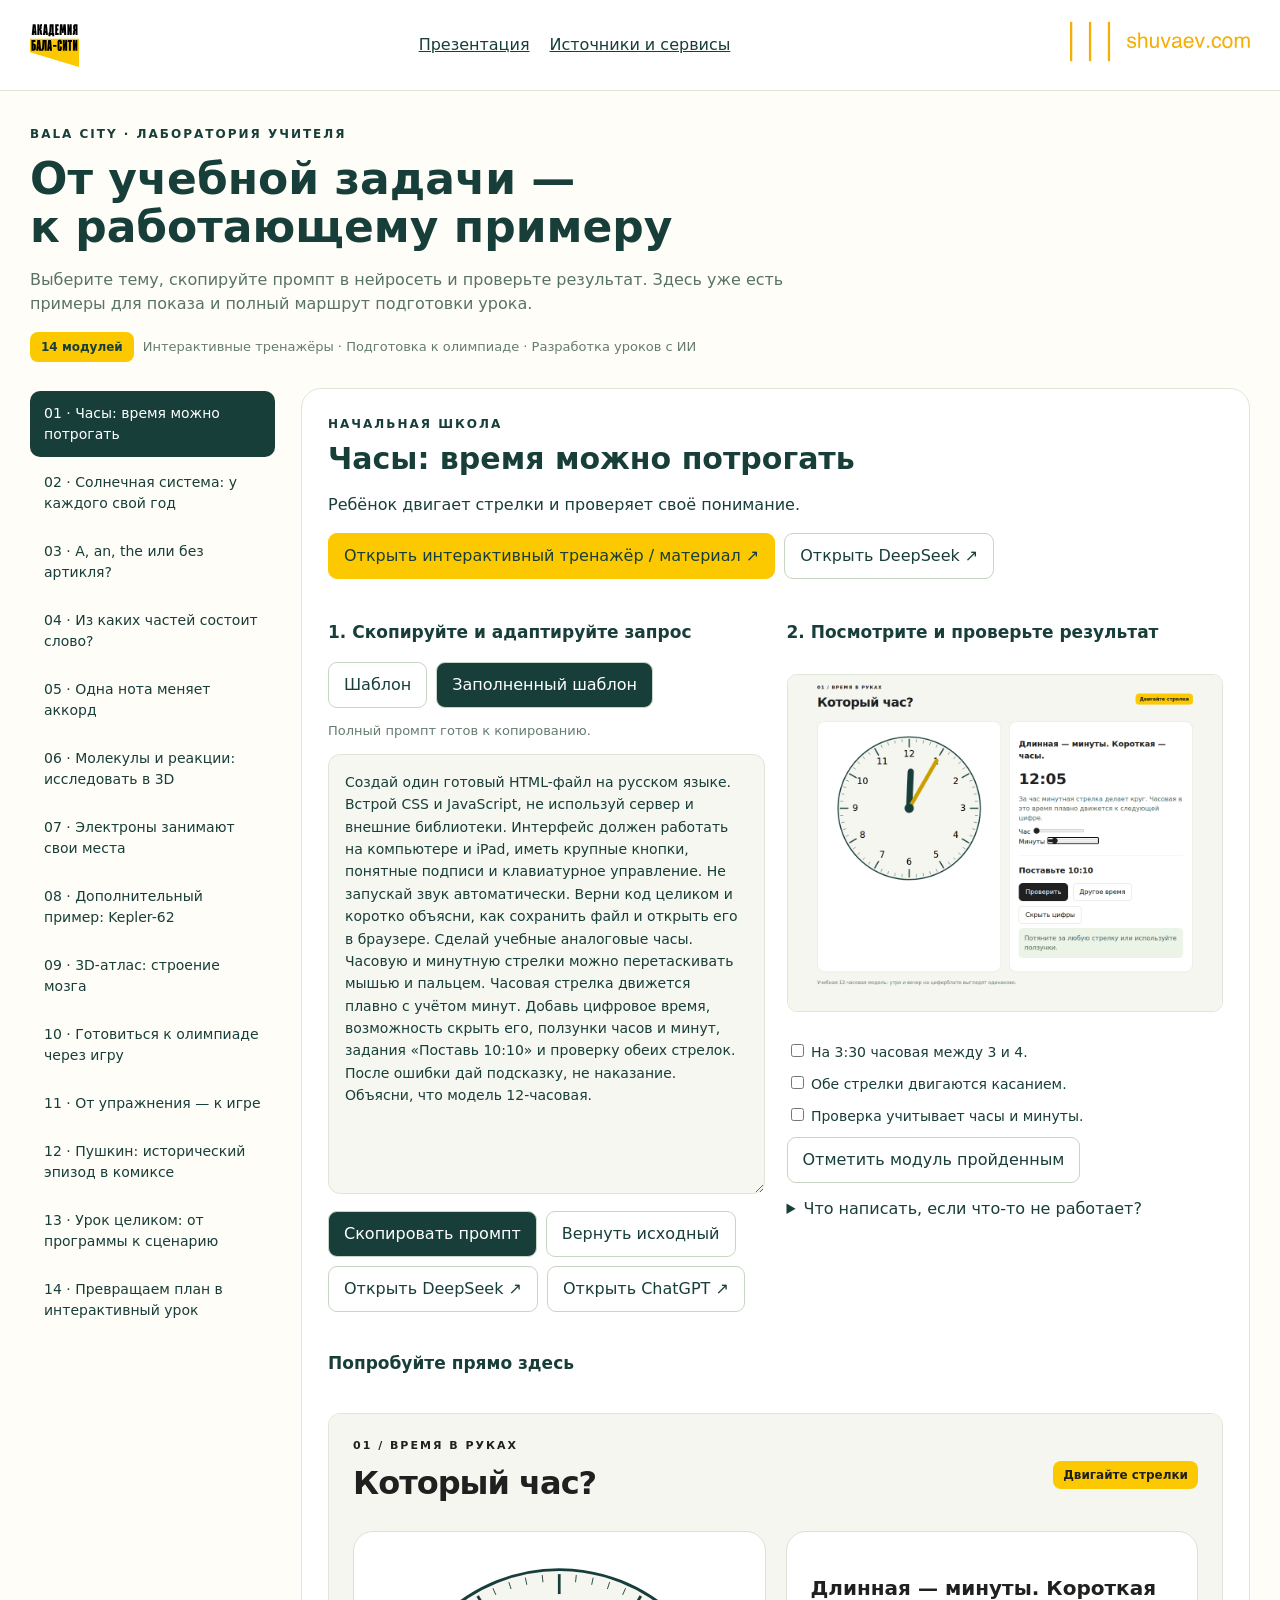
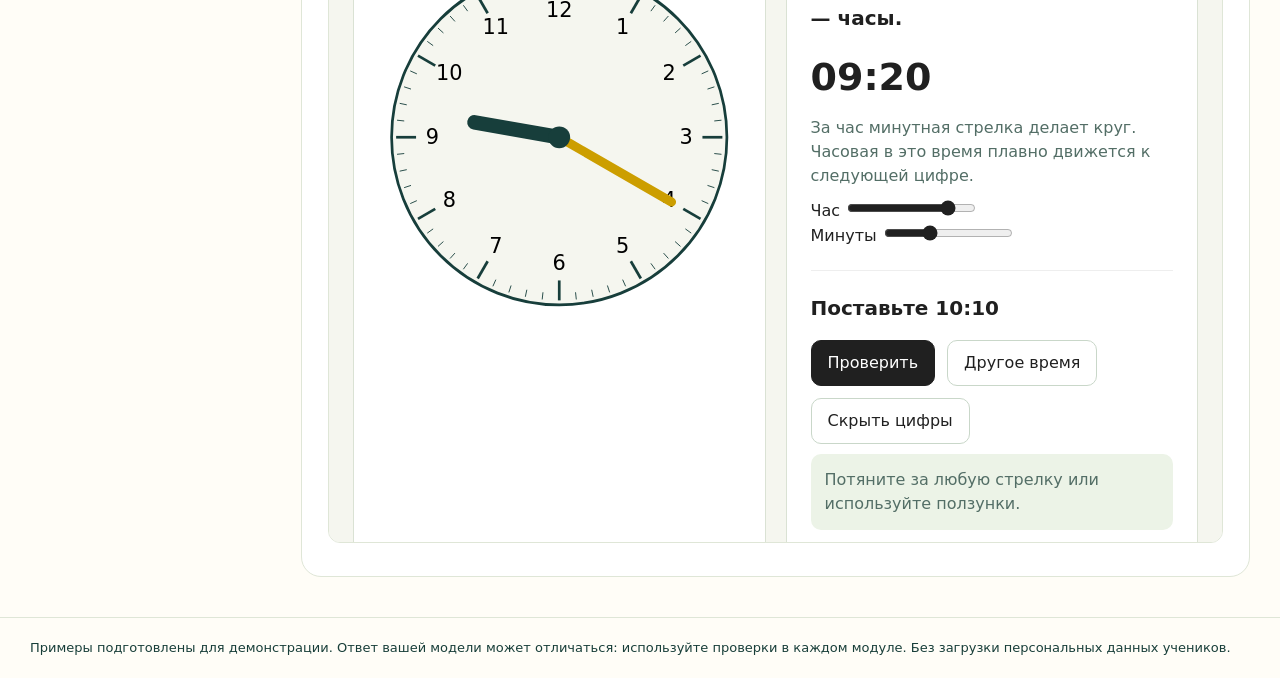
<file: index.html>
<!doctype html><html lang="ru"><meta charset="utf-8"><meta name="viewport" content="width=device-width,initial-scale=1"><title>Bala City · Интерактивные тренажёры и промпты</title><style>
*{box-sizing:border-box}body{margin:0;background:#fffdf7;color:#183e39;font:16px/1.5 system-ui,sans-serif}a{color:inherit}button,textarea{font:inherit}button{cursor:pointer}header{padding:20px 30px;border-bottom:1px solid #dfe6d7;display:flex;justify-content:space-between;align-items:center;gap:20px;background:#fff}.logo{height:43px;max-width:180px}.hero{padding:34px 30px 26px;max-width:1440px;margin:auto}.eyebrow{font-size:12px;font-weight:800;letter-spacing:2px;text-transform:uppercase}.hero h1{font-size:44px;line-height:1.1;margin:12px 0}.hero p{max-width:780px;color:#587366}.layout{max-width:1440px;margin:auto;display:grid;grid-template-columns:245px 1fr;gap:26px;padding:0 30px 40px}aside{align-self:start;position:sticky;top:15px}aside button{width:100%;display:block;text-align:left;border:0;background:none;padding:12px 14px;border-radius:10px;font-size:14px;color:#183e39;margin:3px 0}aside button.active{background:#183e39;color:white}aside button.done::after{content:' ✓';color:#be9e00}.panel{background:#fff;border:1px solid #dfe6d7;border-radius:20px;padding:26px}h2{font-size:30px;line-height:1.2;margin:8px 0 12px}h3{font-size:17px}button,.btn{border:1px solid #c8d5c5;border-radius:9px;background:white;padding:10px 15px;color:#183e39;text-decoration:none;display:inline-block}button.primary,.btn.primary{background:#183e39;color:white}.btn.yellow{background:#fcc900;border-color:#fcc900}.row{display:flex;gap:9px;align-items:center;flex-wrap:wrap}.steps{display:grid;grid-template-columns:1fr 1fr;gap:22px;margin-top:24px}textarea{width:100%;min-height:345px;padding:16px;background:#f5f7f0;border:1px solid #dfe6d7;border-radius:12px;resize:vertical;font-size:14px;line-height:1.6;color:#183e39}img.preview{width:100%;border-radius:10px;border:1px solid #dfe6d7;margin:12px 0}iframe{width:100%;height:730px;border:1px solid #dfe6d7;border-radius:12px;background:white;margin-top:20px}.small{font-size:13px;color:#647c6f}.notice{padding:13px 16px;background:#fff4c8;border-radius:10px;font-size:14px;margin:16px 0}.check{display:block;margin:10px 0;font-size:14px}input{accent-color:#183e39}footer{padding:20px 30px;border-top:1px solid #dfe6d7;font-size:13px}button:focus-visible,a:focus-visible{outline:3px solid #8b69c4;outline-offset:3px}#copyStatus{min-height:22px}details{margin-top:14px}summary{cursor:pointer}.links{display:flex;gap:20px;flex-wrap:wrap}.stamp{background:#fcc900;padding:6px 11px;border-radius:8px;font-size:12px;font-weight:800}@media(max-width:850px){header{padding:16px}.hero{padding:24px 16px}.hero h1{font-size:33px}.layout{grid-template-columns:1fr;padding:0 16px 30px}.steps{grid-template-columns:1fr}aside{position:static;display:flex;overflow-x:auto;gap:7px}aside button{min-width:180px;max-width:220px}.panel{padding:18px}iframe{height:700px}header .links{font-size:12px}}
.steps:has(#lessonFields){grid-template-columns:1fr}.prompt-tabs{margin:12px 0}.prompt-fields{display:grid;grid-template-columns:1fr 1fr;gap:12px;margin:16px 0}.prompt-fields label{font-size:13px}.prompt-fields textarea{min-height:76px;font-size:14px;margin-top:5px}#prompt{min-height:440px}@media(max-width:650px){.prompt-fields{grid-template-columns:1fr}}
</style><header><img class="logo" src="assets/bala.svg" alt="Bala City"><div class="links"><a href="https://max.panteo.ai/hub/tools/slide_preview.html?p=bala_city&amp;deck=bala_city.json&amp;v=4">Презентация</a><a href="sources.html">Источники и сервисы</a></div><a href="https://shuvaev.com"><img class="logo" src="assets/shuvaev.svg" alt="shuvaev.com"></a></header><section class="hero"><div class="eyebrow">Bala City · Лаборатория учителя</div><h1>От учебной задачи —<br>к работающему примеру</h1><p>Выберите тему, скопируйте промпт в нейросеть и проверьте результат. Здесь уже есть примеры для показа и полный маршрут подготовки урока.</p><div class="row"><span class="stamp">14 модулей</span><span class="small">Интерактивные тренажёры · Подготовка к олимпиаде · Разработка уроков с ИИ</span></div></section><div class="layout"><aside id="nav" aria-label="Модули библиотеки интерактивных тренажёров"></aside><main class="panel" id="content"></main></div><footer>Примеры подготовлены для демонстрации. Ответ вашей модели может отличаться: используйте проверки в каждом модуле. Без загрузки персональных данных учеников.</footer><script src="catalog.js?v=4"></script><script src="prompt-editor.js?v=4"></script><script>
const $=x=>document.getElementById(x);let active;let progress={};try{progress=JSON.parse(localStorage.getItem('bala-progress')||'{}')}catch{}function esc(s){return s.replace(/[&<>"']/g,c=>({'&':'&amp;','<':'&lt;','>':'&gt;','"':'&quot;',"'":'&#39;'}[c]))}function render(){active=LESSONS.find(x=>x.id===location.hash.slice(1))||LESSONS[0];$('nav').innerHTML=LESSONS.map((x,i)=>`<button class="${x.id===active.id?'active ':''}${progress[x.id]?'done':''}" data-id="${x.id}">${String(i+1).padStart(2,'0')} · ${esc(x.title)}</button>`).join('');document.querySelectorAll('#nav button').forEach(b=>b.onclick=()=>location.hash=b.dataset.id);const x=active;const local=!x.demo.startsWith('http')&&!x.demo.endsWith('.png');$('content').innerHTML=`<div class="eyebrow">${esc(x.subject)}</div><h2>${esc(x.title)}</h2><p>${esc(x.desc)}</p>${x.extra?`<div class="notice">${esc(x.extra)}</div>`:''}<div class="row"><a class="btn yellow" href="${x.demo+(local?'?v=4':'')}" target="_blank" rel="noopener">Открыть интерактивный тренажёр / материал ↗</a><a class="btn" href="https://chat.deepseek.com/" target="_blank" rel="noopener">Открыть DeepSeek ↗</a>${x.source?`<a class="btn" href="${x.source}" target="_blank" rel="noopener">Источник / исходники ↗</a>`:''}</div><div class="steps"><section><h3>1. Скопируйте и адаптируйте запрос</h3><div id="promptEditor"></div></section><section><h3>2. Посмотрите и проверьте результат</h3>${x.shot?`<a href="${x.demo+(local?'?v=4':'')}" target="_blank" rel="noopener"><img class="preview" src="illustrations/png/${x.shot}?v=4" alt="Скриншот: ${esc(x.title)}"></a>`:x.id==='comic'?'<img class="preview" src="assets/pushkin-comic.png" alt="Комикс о Пушкине на экзамене">':''}${x.checks.map((c,i)=>`<label class="check"><input type="checkbox" data-check="${i}"> ${esc(c)}</label>`).join('')}<button id="done">${progress[x.id]?'Отмечено как пройденное ✓':'Отметить модуль пройденным'}</button><details><summary>Что написать, если что-то не работает?</summary><p class="small">«При действии [что нажал] происходит [что вижу]. Ожидаю [результат]. Исправь эту ошибку, сохрани остальные функции. Верни полный HTML».</p></details></section></div>${local?'<h3>Попробуйте прямо здесь</h3><iframe title="Интерактивный пример" id="embedded" allow="autoplay"></iframe>':''}`;if(local)embed(x.demo,$('embedded'));mountPrompt(x);$('done').onclick=()=>{progress[x.id]=!progress[x.id];try{localStorage.setItem('bala-progress',JSON.stringify(progress))}catch{}render()}}async function embed(path,frame){try{const url=new URL(path,location.href);url.searchParams.set('v','2');const response=await fetch(url,{cache:'no-store'});if(!response.ok)throw Error(response.status);const doc=new DOMParser().parseFromString(await response.text(),'text/html');doc.querySelectorAll('[src],[href]').forEach(el=>{for(const attr of ['src','href'])if(el.hasAttribute(attr)){const v=el.getAttribute(attr);if(!v.startsWith('#')&&!v.startsWith('data:'))el.setAttribute(attr,new URL(v,url).href)}});if(frame.isConnected)frame.srcdoc='<!doctype html>'+doc.documentElement.outerHTML}catch(e){frame.replaceWith(Object.assign(document.createElement('p'),{textContent:'Не удалось загрузить пример. Используйте кнопку «Открыть пример» выше.'}))}}window.onhashchange=render;render();
</script></html>
</file>
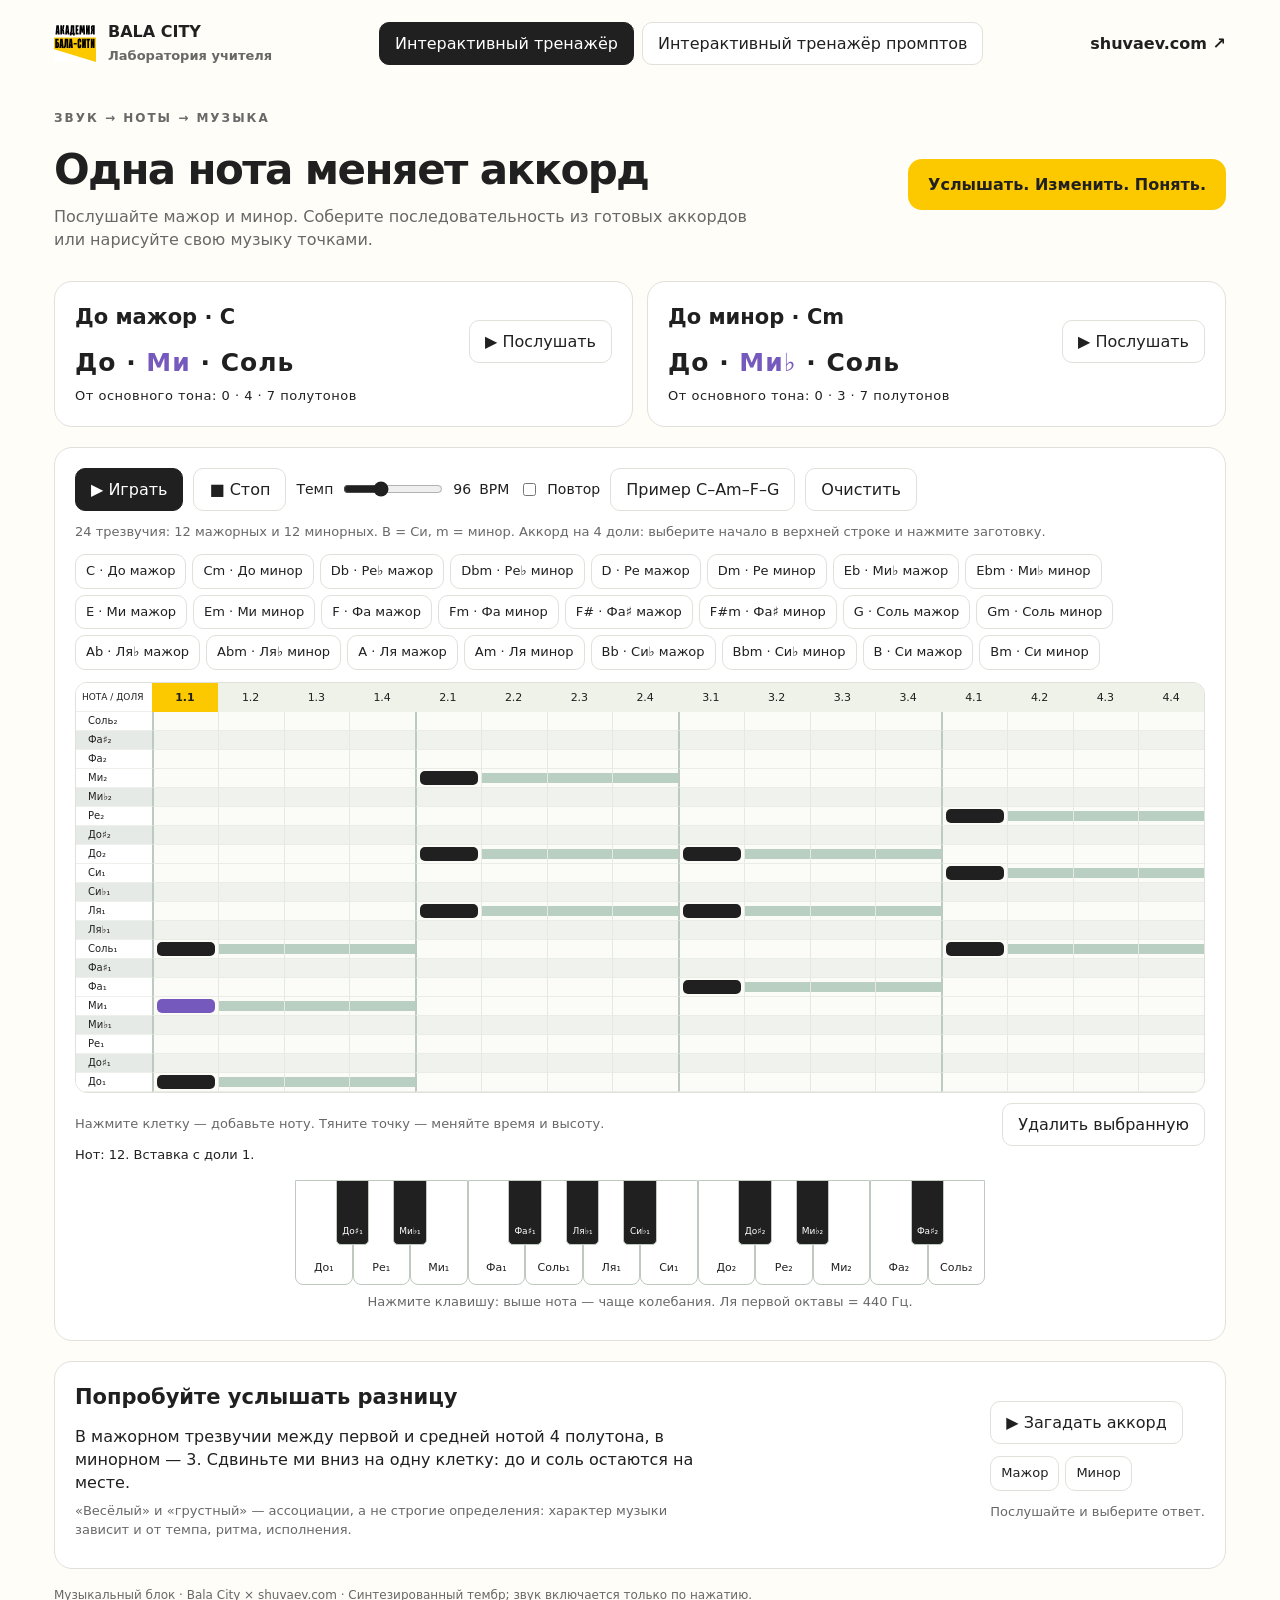
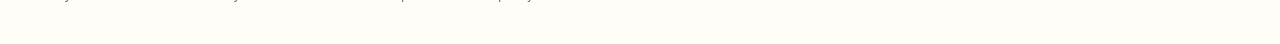
<file: music/index.html>
<!doctype html>
<html lang="ru"><meta charset="utf-8"><meta name="viewport" content="width=device-width,initial-scale=1"><title>Музыкальная лаборатория · Bala City</title>
<style>
:root{--ink:#202020;--muted:#686868;--accent:#fcc900;--paper:#fffdf7;--line:#e2e0da;--minor:#7659bc}*{box-sizing:border-box}body{margin:0;background:var(--paper);color:var(--ink);font:16px/1.45 system-ui,sans-serif}button,a,input,select{font:inherit}button,a{touch-action:manipulation}button{border:1px solid var(--line);border-radius:10px;padding:9px 15px;background:white;color:var(--ink);cursor:pointer}button:hover{border-color:var(--ink)}button:focus-visible,a:focus-visible{outline:3px solid #7659bc;outline-offset:3px}button.active,.primary{background:var(--ink);color:white;border-color:var(--ink)}header{max-width:1220px;margin:auto;display:flex;align-items:center;justify-content:space-between;padding:20px 24px}.brand{display:flex;align-items:center;gap:12px;font-weight:750}.brand img{width:42px;height:42px;object-fit:contain}.author{font-weight:750;color:var(--ink);text-decoration:none}main{max-width:1220px;margin:auto;padding:12px 24px 40px}nav{display:flex;gap:8px;flex-wrap:wrap}h1{font-size:42px;letter-spacing:-1.6px;line-height:1.12;margin:18px 0 12px}h2{font-size:21px;margin:0 0 12px}p{margin:8px 0}.eyebrow{text-transform:uppercase;letter-spacing:2px;font-size:12px;font-weight:750;color:var(--muted)}.hero{display:flex;justify-content:space-between;align-items:center;gap:25px;margin:12px 0 22px}.hero p{max-width:720px;color:var(--muted)}.tag{background:var(--accent);padding:14px 20px;border-radius:14px;font-weight:750;white-space:nowrap}.compare{display:grid;grid-template-columns:1fr 1fr;gap:14px;margin-bottom:20px}.card{border:1px solid var(--line);background:white;border-radius:18px;padding:20px}.chord{display:flex;align-items:center;justify-content:space-between;gap:10px}.notes{font-size:25px;font-weight:750;letter-spacing:1px}.changed{color:var(--minor)}.small{font-size:13px;color:var(--muted)}.formula{font-size:13px;letter-spacing:.5px;margin-top:6px}.toolbar{display:flex;gap:10px;align-items:center;flex-wrap:wrap;margin-bottom:12px}.toolbar label{display:flex;gap:8px;align-items:center;font-size:14px}.toolbar input{width:100px;accent-color:var(--ink)}.editor{padding:20px}.presets{display:flex;gap:6px;flex-wrap:wrap;margin:12px 0}.presets button{font-size:13px;padding:7px 10px}.grid-wrap{overflow-x:auto;border:1px solid var(--line);border-radius:12px;background:#fbfcf8}.grid{min-width:780px;display:grid;grid-template-columns:76px repeat(16,minmax(35px,1fr));position:relative;user-select:none;touch-action:none}.keylabel{font-size:10px;height:19px;display:flex;align-items:center;padding-left:12px;background:white;border-bottom:1px solid #eef0ec}.keylabel.black{background:#e6eae6}.grid>.keylabel:first-child{height:29px;white-space:nowrap;font-size:9px;padding-left:6px}.cell{height:19px;border-left:1px solid #e5e9e2;border-bottom:1px solid #e9ede5;position:relative;cursor:crosshair}.cell.black{background:#f0f3ed}.cell.barstart{border-left:2px solid #bccac1}.beat{height:29px;border:0;border-radius:0;padding:3px;font-size:11px;background:#eef2e9}.beat.cursor{background:var(--accent);font-weight:bold}.cell.playing{background:#fff0a5}.dot{position:absolute;inset:2px 3px;border:0;padding:0;background:var(--ink);border-radius:5px;z-index:2;cursor:grab;min-width:10px}.dot.third{background:var(--minor)}.dot.selected{outline:2px solid #d89600;outline-offset:1px}.tail{background:#b8cfc1;position:absolute;inset:4px 0;pointer-events:none}.piano{display:flex;position:relative;height:105px;max-width:690px;margin:14px auto 0}.pkey{flex:1;border-radius:0 0 8px 8px;border:1px solid #bfc9c0;display:flex;align-items:end;justify-content:center;padding:0 0 9px;font-size:11px;background:white}.pkey.sharp{position:absolute;top:0;height:65px;width:4.8%;background:#202020;color:white;z-index:2;border-radius:0 0 5px 5px;font-size:9px;padding-bottom:6px}.pkey.sounding{background:var(--accent);color:var(--ink)}.bottom{display:flex;justify-content:space-between;align-items:center;gap:15px;margin-top:10px}.status{font-size:13px;min-height:20px}.exercise{margin-top:20px;display:flex;gap:20px;align-items:center;justify-content:space-between}.exercise p{max-width:650px}.trainer{display:none}.trainer.visible{display:block}.prompt{white-space:pre-wrap;font:15px/1.65 system-ui;background:#f2f5ee;border-radius:12px;padding:20px;margin:14px 0}.trainer-layout{display:grid;grid-template-columns:1.1fr 1fr;gap:20px}.trainer img{width:100%;border:1px solid var(--line);border-radius:12px}.hidden{display:none!important}footer{font-size:12px;color:var(--muted);margin-top:18px}a{color:var(--ink)}@media(max-width:720px){header{align-items:start;padding:16px}main{padding:8px 16px 28px}h1{font-size:32px}.hero{display:block}.tag{display:inline-block;margin-top:10px}.compare,.trainer-layout{grid-template-columns:1fr}.card{padding:15px}.exercise,.bottom{align-items:start;flex-direction:column}.author{font-size:13px}nav button{padding:8px 10px}.chord{flex-wrap:wrap}}
</style>
<header><div class="brand"><img src="assets/bala.svg" alt="Bala City"><span>BALA CITY<br><span class="small">Лаборатория учителя</span></span></div><nav><button id="exTab" class="active">Интерактивный тренажёр</button><button id="trainTab">Интерактивный тренажёр промптов</button></nav><a class="author" href="https://shuvaev.com">shuvaev.com ↗</a></header>
<main><div class="hero"><div><div class="eyebrow">Звук → ноты → музыка</div><h1>Одна нота меняет аккорд</h1><p>Послушайте мажор и минор. Соберите последовательность из готовых аккордов или нарисуйте свою музыку точками.</p></div><div class="tag">Услышать. Изменить. Понять.</div></div>
<section id="explainer">
<div class="compare"><article class="card"><div class="chord"><div><h2>До мажор · C</h2><div class="notes">До · <span class="changed">Ми</span> · Соль</div></div><button data-listen="C">▶ Послушать</button></div><div class="formula">От основного тона: 0 · 4 · 7 полутонов</div></article><article class="card"><div class="chord"><div><h2>До минор · Cm</h2><div class="notes">До · <span class="changed">Ми♭</span> · Соль</div></div><button data-listen="Cm">▶ Послушать</button></div><div class="formula">От основного тона: 0 · 3 · 7 полутонов</div></article></div>
<article class="card editor"><div class="toolbar"><button id="play" class="primary">▶ Играть</button><button id="stop">■ Стоп</button><label>Темп <input id="tempo" type="range" min="50" max="180" value="96"><output id="bpm">96</output> BPM</label><label><input id="loop" type="checkbox" style="width:auto">Повтор</label><button id="demo">Пример C–Am–F–G</button><button id="clear">Очистить</button></div>
<div class="small">24 трезвучия: 12 мажорных и 12 минорных. B = Си, m = минор. Аккорд на 4 доли: выберите начало в верхней строке и нажмите заготовку.</div><div class="presets" id="presets"></div>
<div class="grid-wrap"><div class="grid" id="grid" role="group" aria-label="Редактор нот: 16 долей, высота от до первой октавы до соль второй"></div></div>
<div class="bottom"><span class="small">Нажмите клетку — добавьте ноту. Тяните точку — меняйте время и высоту.</span><button id="delete">Удалить выбранную</button></div><div class="status" id="status" role="status" aria-live="polite"></div>
<div class="piano" id="piano" aria-label="Пианино"></div><p class="small" style="text-align:center" id="pitch">Нажмите клавишу: выше нота — чаще колебания. Ля первой октавы = 440 Гц.</p></article>
<article class="card exercise"><div><h2>Попробуйте услышать разницу</h2><p>В мажорном трезвучии между первой и средней нотой 4 полутона, в минорном — 3. Сдвиньте ми вниз на одну клетку: до и соль остаются на месте.</p><p class="small">«Весёлый» и «грустный» — ассоциации, а не строгие определения: характер музыки зависит и от темпа, ритма, исполнения.</p></div><div><button id="challenge">▶ Загадать аккорд</button><div class="presets"><button data-answer="major">Мажор</button><button data-answer="minor">Минор</button></div><p id="feedback" class="small" aria-live="polite">Послушайте и выберите ответ.</p></div></article>
</section>
<section id="trainer" class="trainer"><div class="trainer-layout"><article class="card"><div class="eyebrow">Готовый запрос для DeepSeek</div><h2>Сделайте такой интерактивный тренажёр сами</h2><p>Скопируйте запрос, отправьте модели и сохраните её ответ как HTML-файл. Откройте файл в браузере.</p><div id="prompt" class="prompt">Добавь все 24 мажорных и минорных трезвучия от 12 хроматических нот, включая E и Em. На каждой кнопке буквенное и русское название: E · Ми мажор, Em · Ми минор. B означает Си.
Создай один автономный HTML-файл на русском для урока музыки: интерактивное пианино и редактор нот в виде сетки. Горизонталь — 16 долей (4 такта по 4), вертикаль — высота звука с названиями нот и полутонами. Клик добавляет ноту, перетаскивание меняет высоту и время; нужна кнопка удаления выбранной ноты и очистки всей сетки. Дай заготовки C, Cm, F, Fm, G, Gm, Am, Dm. Нажатие вставляет трезвучие длительностью 4 доли в выбранную позицию. Включи пример C–Am–F–G, воспроизведение по времени, стоп, темп и повтор. Ноты одной вертикали звучат одновременно, разных долей — последовательно. Звук синтезируй через Web Audio после действия пользователя, без внешних библиотек. Сравни C (до–ми–соль, 0–4–7 полутонов) и Cm (до–ми♭–соль, 0–3–7), объясни изменение средней ноты. Добавь мини-задание на слух с проверкой ответа. Интерфейс должен работать мышью и касанием, а выбранная нота — перемещаться стрелками. Не запускай звук при открытии страницы.</div><button id="copy" class="primary">Скопировать промпт</button><p id="copyStatus" class="small" role="status"></p></article><article class="card"><h2>Что получится</h2><img src="illustrations/png/music-editor.png" alt="Скриншот музыкального редактора с последовательностью C–Am–F–G"><h2 style="margin-top:20px">Проверка результата</h2><p>1. C и Cm отличаются только средней нотой.</p><p>2. В одной колонке ноты звучат вместе.</p><p>3. После «Стоп» звук сразу прекращается.</p><p>4. Точки перемещаются мышью и пальцем.</p><p>5. После очистки можно собрать новую мелодию.</p><p class="small">Результат модели может отличаться. Если проверка не прошла, опишите конкретную ошибку и попросите исправить её.</p><a href="slides.html">Открыть слайды с промптом и скриншотами →</a></article></div></section>
<footer>Музыкальный блок · Bala City × shuvaev.com · Синтезированный тембр; звук включается только по нажатию.</footer></main>
<script>
const $=id=>document.getElementById(id), names=['До','До♯','Ре','Ми♭','Ми','Фа','Фа♯','Соль','Ля♭','Ля','Си♭','Си'];
const chords={},labels={};const roots=[['C','До'],['Db','Ре♭'],['D','Ре'],['Eb','Ми♭'],['E','Ми'],['F','Фа'],['F#','Фа♯'],['G','Соль'],['Ab','Ля♭'],['A','Ля'],['Bb','Си♭'],['B','Си']];roots.forEach(([letter,name],i)=>{chords[letter]=[60+i,64+i,67+i];chords[letter+'m']=[60+i,63+i,67+i];labels[letter]=name+' мажор';labels[letter+'m']=name+' минор'});
let notes=[],uid=0,selected=null,cursor=0,ctx,master,voices=new Set(),playing=false,frame,epoch=0,startAt=0,beat=-1,question=null,drag=null;
const noteName=m=>names[m%12]+(m<72?'₁':'₂'), freq=m=>440*2**((m-69)/12), black=m=>[1,3,6,8,10].includes(m%12);
async function audio(){if(!ctx){ctx=new (window.AudioContext||window.webkitAudioContext)();master=ctx.createGain();master.gain.value=.45;master.connect(ctx.destination)}if(ctx.state==='suspended')await ctx.resume();}
function tone(m,time,duration){const o=ctx.createOscillator(),g=ctx.createGain();o.type='triangle';o.frequency.value=freq(m);g.gain.setValueAtTime(0,time);g.gain.linearRampToValueAtTime(.16,time+.012);g.gain.exponentialRampToValueAtTime(.07,time+.15);g.gain.setValueAtTime(.07,time+duration);g.gain.exponentialRampToValueAtTime(.001,time+duration+.12);o.connect(g);g.connect(master);o.start(time);o.stop(time+duration+.14);voices.add(o);o.onended=()=>{voices.delete(o);o.disconnect();g.disconnect()};}
function halt(){epoch++;playing=false;cancelAnimationFrame(frame);for(const o of voices){try{o.stop()}catch{}}voices.clear();$('play').textContent='▶ Играть';beat=-1;highlight();document.querySelectorAll('.sounding').forEach(e=>e.classList.remove('sounding'))}
async function listen(midis){halt();const token=epoch;try{await audio();if(token!==epoch)return;midis.forEach(m=>tone(m,ctx.currentTime,.8));$('pitch').textContent=midis.map(m=>`${noteName(m)} · ${freq(m).toFixed(1)} Гц`).join(' / ')}catch{$('status').textContent='Не удалось включить звук в этом браузере.'}}
function highlight(){document.querySelectorAll('.cell.playing').forEach(e=>e.classList.remove('playing'));if(beat>=0)document.querySelectorAll(`.cell[data-step="${beat}"]`).forEach(e=>e.classList.add('playing'));}
function schedule(time){const d=60/+$('tempo').value;notes.forEach(n=>tone(n.midi,time+n.step*d,Math.min(n.len,16-n.step)*d-.05));return d*16;}
async function play(){halt();if(!notes.length){$('status').textContent='Добавьте ноты или выберите готовый аккорд.';return}const token=epoch;try{await audio();if(token!==epoch)return;playing=true;$('play').textContent='▶ Звучит';startAt=ctx.currentTime+.06;let end=startAt+schedule(startAt);function tick(){if(!playing)return;const now=ctx.currentTime;if(now>=end){if($('loop').checked){startAt=end;end=startAt+schedule(startAt)}else{halt();return}}const b=Math.max(0,Math.min(15,Math.floor((now-startAt)/(60/+$('tempo').value))));if(b!==beat){beat=b;highlight()}frame=requestAnimationFrame(tick)}tick()}catch{$('status').textContent='Не удалось включить звук в этом браузере.'}}
function render(){const grid=$('grid');grid.innerHTML='<div class="keylabel">НОТА / ДОЛЯ</div>';for(let s=0;s<16;s++){const b=document.createElement('button');b.className='beat'+(s===cursor?' cursor':'');b.textContent=`${Math.floor(s/4)+1}.${s%4+1}`;b.setAttribute('aria-label',`Такт ${Math.floor(s/4)+1}, доля ${s%4+1}`);b.onclick=()=>{cursor=s;render()};grid.append(b)}for(let m=79;m>=60;m--){const l=document.createElement('div');l.className='keylabel'+(black(m)?' black':'');l.textContent=noteName(m);grid.append(l);for(let s=0;s<16;s++){const c=document.createElement('div');c.className='cell'+(black(m)?' black':'')+(s%4===0?' barstart':'');c.dataset.midi=m;c.dataset.step=s;const n=notes.find(n=>n.midi===m&&n.step===s);const sustained=notes.some(n=>n.midi===m&&n.step<s&&n.step+n.len>s);if(sustained)c.innerHTML='<span class="tail"></span>';if(n){const dot=document.createElement('button');dot.className='dot'+([63,64].includes(m)?' third':'')+(selected===n.id?' selected':'');dot.dataset.id=n.id;dot.setAttribute('aria-label',`${noteName(m)}, доля ${s+1}, длительность ${n.len}. Стрелки перемещают, Delete удаляет.`);c.append(dot)}grid.append(c)}}$('status').textContent=selected?`Выбрана ${noteName(notes.find(n=>n.id===selected)?.midi??60)}. Стрелки — переместить, Delete — удалить.`:`Нот: ${notes.length}. Вставка с доли ${cursor+1}.`;highlight();}
function newNote(step,midi,len=1){notes.push({id:++uid,step,midi,len})}
function insert(name){halt();const len=Math.min(4,16-cursor);notes=notes.filter(n=>!(n.step<cursor+len&&n.step+n.len>cursor));chords[name].forEach(m=>newNote(cursor,m,len));cursor=Math.min(15,cursor+4);selected=null;render();listen(chords[name])}
function demo(){halt();notes=[];['C','Am','F','G'].forEach((c,i)=>chords[c].forEach(m=>newNote(i*4,m,4)));cursor=0;selected=null;render()}
Object.keys(chords).forEach(c=>{const b=document.createElement('button');b.textContent=`${c} · ${labels[c]}`;b.onclick=()=>insert(c);$('presets').append(b)});
$('grid').onpointerdown=e=>{const cell=e.target.closest('.cell');if(!cell)return;halt();const dot=e.target.closest('.dot');const m=+cell.dataset.midi,s=+cell.dataset.step;if(dot){selected=+dot.dataset.id;drag={id:selected,x:e.clientX,y:e.clientY,moved:false};$('grid').setPointerCapture(e.pointerId);document.querySelectorAll('.dot').forEach(d=>d.classList.toggle('selected',+d.dataset.id===selected));}else{const existing=notes.find(n=>n.midi===m&&n.step<=s&&n.step+n.len>s);if(existing){selected=existing.id}else{newNote(s,m);selected=uid}render();listen([m])}};
$('grid').onpointermove=e=>{if(!drag)return;if(Math.hypot(e.clientX-drag.x,e.clientY-drag.y)<5&&!drag.moved)return;drag.moved=true;const c=document.elementFromPoint(e.clientX,e.clientY)?.closest('.cell');if(!c)return;const n=notes.find(n=>n.id===drag.id),m=+c.dataset.midi,s=+c.dataset.step;if(notes.some(x=>x.id!==n.id&&x.midi===m&&s<x.step+x.len&&s+Math.min(n.len,16-s)>x.step))return;n.midi=m;n.step=s;n.len=Math.min(n.len,16-s);render()};
$('grid').onpointerup=()=>{if(drag){const n=notes.find(n=>n.id===drag.id);drag=null;render();listen([n.midi]);document.querySelector(`.dot[data-id="${selected}"]`)?.focus({preventScroll:true})}};$('grid').onpointercancel=()=>{drag=null;render()};
function remove(){halt();notes=notes.filter(n=>n.id!==selected);selected=null;render()}
$('grid').onkeydown=e=>{if(!e.target.matches('.dot'))return;selected=+e.target.dataset.id;const n=notes.find(n=>n.id===selected);if(e.key==='Delete'||e.key==='Backspace'){e.preventDefault();remove();return}const delta={ArrowUp:[1,0],ArrowDown:[-1,0],ArrowLeft:[0,-1],ArrowRight:[0,1]}[e.key];if(!delta)return;e.preventDefault();halt();const m=Math.max(60,Math.min(79,n.midi+delta[0])),s=Math.max(0,Math.min(16-n.len,n.step+delta[1]));if(!notes.some(x=>x.id!==n.id&&x.midi===m&&s<x.step+x.len&&s+n.len>x.step)){n.midi=m;n.step=s}render();document.querySelector(`.dot[data-id="${selected}"]`)?.focus({preventScroll:true});listen([n.midi])};
const whites=Array.from({length:20},(_,i)=>60+i).filter(m=>!black(m));for(let m=60;m<=79;m++){const b=document.createElement('button');b.className='pkey'+(black(m)?' sharp':'');b.textContent=noteName(m);b.setAttribute('aria-label',`Сыграть ${noteName(m)}`);if(black(m)){const left=whites.filter(w=>w<m).length/whites.length*100;b.style.left=`${left-2.4}%`}b.onclick=()=>{listen([m]);b.classList.add('sounding');setTimeout(()=>b.classList.remove('sounding'),500)};$('piano').append(b)}
document.querySelectorAll('[data-listen]').forEach(b=>b.onclick=()=>listen(chords[b.dataset.listen]));$('play').onclick=play;$('stop').onclick=halt;$('demo').onclick=demo;$('clear').onclick=()=>{halt();notes=[];selected=null;cursor=0;render()};$('delete').onclick=remove;$('tempo').oninput=()=>{halt();$('bpm').textContent=$('tempo').value};$('challenge').onclick=()=>{question=Math.random()<.5?'major':'minor';$('feedback').textContent='Какое трезвучие прозвучало?';listen(chords[question==='major'?'C':'Cm'])};document.querySelectorAll('[data-answer]').forEach(b=>b.onclick=()=>{$('feedback').textContent=!question?'Сначала нажмите «Загадать аккорд».':b.dataset.answer===question?'Верно! Загадайте следующий аккорд.':'Попробуйте ещё раз: прислушайтесь к средней ноте.'});
function tab(trainer){halt();$('explainer').classList.toggle('hidden',trainer);$('trainer').classList.toggle('visible',trainer);$('exTab').classList.toggle('active',!trainer);$('trainTab').classList.toggle('active',trainer)}$('exTab').onclick=()=>tab(false);$('trainTab').onclick=()=>tab(true);$('copy').onclick=async()=>{try{await navigator.clipboard.writeText($('prompt').textContent);$('copyStatus').textContent='Промпт скопирован.'}catch{const r=document.createRange();r.selectNodeContents($('prompt'));const s=getSelection();s.removeAllRanges();s.addRange(r);$('copyStatus').textContent='Текст выделен: нажмите Ctrl+C или «Копировать».'}};document.addEventListener('visibilitychange',()=>{if(document.hidden)halt()});demo();
</script></html>
</file>
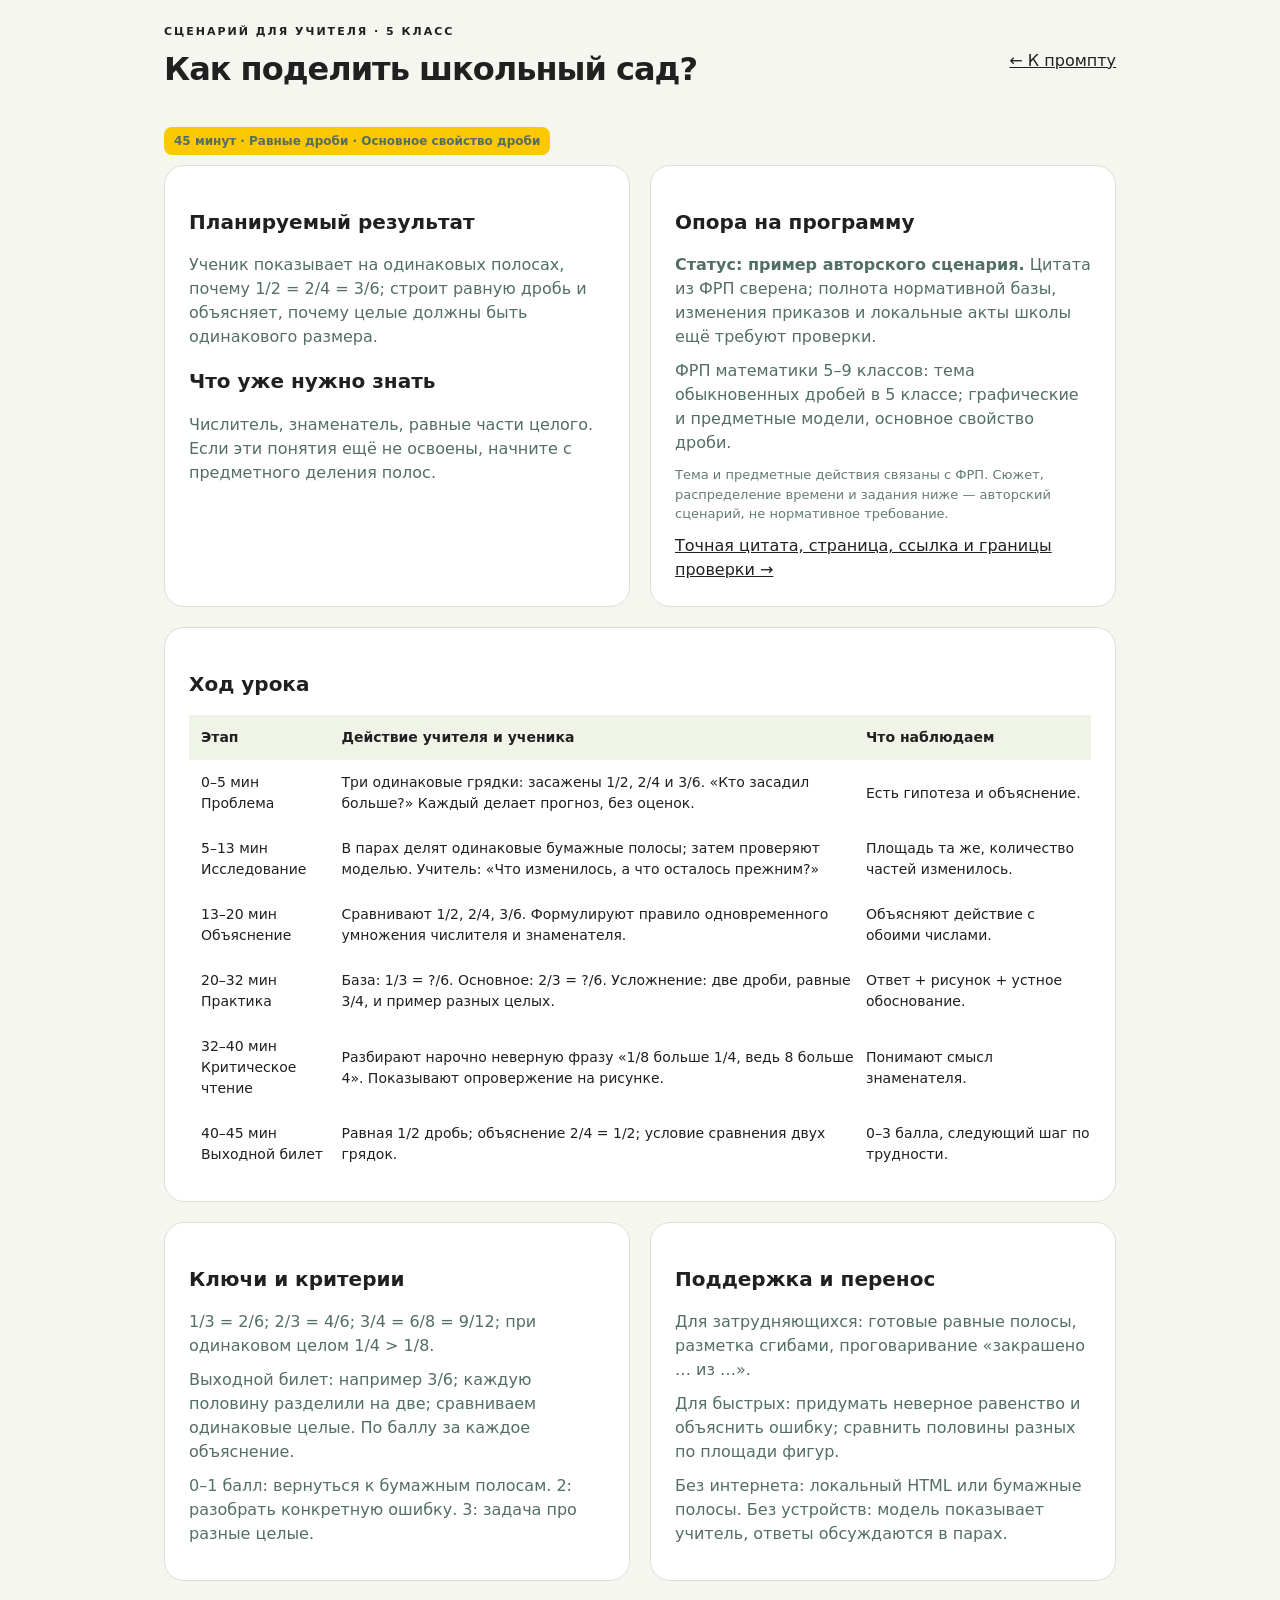
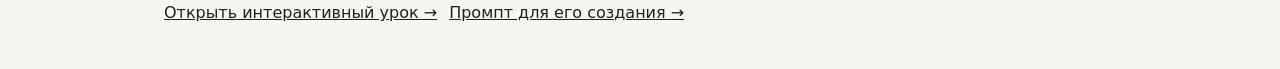
<file: lesson-plan.html>
<!doctype html><html lang="ru"><meta charset="utf-8"><meta name="viewport" content="width=device-width,initial-scale=1"><link rel="stylesheet" href="demos/common.css"><title>План урока · Равные дроби</title><main><header><div><div class="kicker">Сценарий для учителя · 5 класс</div><h1>Как поделить школьный сад?</h1></div><a href="index.html#lesson">← К промпту</a></header><p class="badge">45 минут · Равные дроби · Основное свойство дроби</p><div class="cols"><section class="card"><h2>Планируемый результат</h2><p>Ученик показывает на одинаковых полосах, почему 1/2 = 2/4 = 3/6; строит равную дробь и объясняет, почему целые должны быть одинакового размера.</p><h2>Что уже нужно знать</h2><p>Числитель, знаменатель, равные части целого. Если эти понятия ещё не освоены, начните с предметного деления полос.</p></section><section class="card"><h2>Опора на программу</h2><p><b>Статус: пример авторского сценария.</b> Цитата из ФРП сверена; полнота нормативной базы, изменения приказов и локальные акты школы ещё требуют проверки.</p><p>ФРП математики 5–9 классов: тема обыкновенных дробей в 5 классе; графические и предметные модели, основное свойство дроби.</p><p class="muted">Тема и предметные действия связаны с ФРП. Сюжет, распределение времени и задания ниже — авторский сценарий, не нормативное требование.</p><a href="sources.html#curriculum">Точная цитата, страница, ссылка и границы проверки →</a></section></div><section class="card" style="margin-top:20px"><h2>Ход урока</h2><table style="width:100%;border-collapse:collapse;font-size:14px"><thead><tr style="text-align:left;background:#f0f3e8"><th style="padding:12px">Этап</th><th>Действие учителя и ученика</th><th>Что наблюдаем</th></tr></thead><tbody>
<tr><td style="padding:12px">0–5 мин<br>Проблема</td><td>Три одинаковые грядки: засажены 1/2, 2/4 и 3/6. «Кто засадил больше?» Каждый делает прогноз, без оценок.</td><td>Есть гипотеза и объяснение.</td></tr>
<tr><td style="padding:12px">5–13 мин<br>Исследование</td><td>В парах делят одинаковые бумажные полосы; затем проверяют моделью. Учитель: «Что изменилось, а что осталось прежним?»</td><td>Площадь та же, количество частей изменилось.</td></tr>
<tr><td style="padding:12px">13–20 мин<br>Объяснение</td><td>Сравнивают 1/2, 2/4, 3/6. Формулируют правило одновременного умножения числителя и знаменателя.</td><td>Объясняют действие с обоими числами.</td></tr>
<tr><td style="padding:12px">20–32 мин<br>Практика</td><td>База: 1/3 = ?/6. Основное: 2/3 = ?/6. Усложнение: две дроби, равные 3/4, и пример разных целых.</td><td>Ответ + рисунок + устное обоснование.</td></tr>
<tr><td style="padding:12px">32–40 мин<br>Критическое чтение</td><td>Разбирают нарочно неверную фразу «1/8 больше 1/4, ведь 8 больше 4». Показывают опровержение на рисунке.</td><td>Понимают смысл знаменателя.</td></tr>
<tr><td style="padding:12px">40–45 мин<br>Выходной билет</td><td>Равная 1/2 дробь; объяснение 2/4 = 1/2; условие сравнения двух грядок.</td><td>0–3 балла, следующий шаг по трудности.</td></tr>
</tbody></table></section><div class="cols" style="margin-top:20px"><section class="card"><h2>Ключи и критерии</h2><p>1/3 = 2/6; 2/3 = 4/6; 3/4 = 6/8 = 9/12; при одинаковом целом 1/4 &gt; 1/8.</p><p>Выходной билет: например 3/6; каждую половину разделили на две; сравниваем одинаковые целые. По баллу за каждое объяснение.</p><p>0–1 балл: вернуться к бумажным полосам. 2: разобрать конкретную ошибку. 3: задача про разные целые.</p></section><section class="card"><h2>Поддержка и перенос</h2><p>Для затрудняющихся: готовые равные полосы, разметка сгибами, проговаривание «закрашено … из …».</p><p>Для быстрых: придумать неверное равенство и объяснить ошибку; сравнить половины разных по площади фигур.</p><p>Без интернета: локальный HTML или бумажные полосы. Без устройств: модель показывает учитель, ответы обсуждаются в парах.</p></section></div><div class="row" style="margin:20px 0"><a href="demos/fractions.html">Открыть интерактивный урок →</a><a href="index.html#lesson-app">Промпт для его создания →</a></div></main></html>
</file>
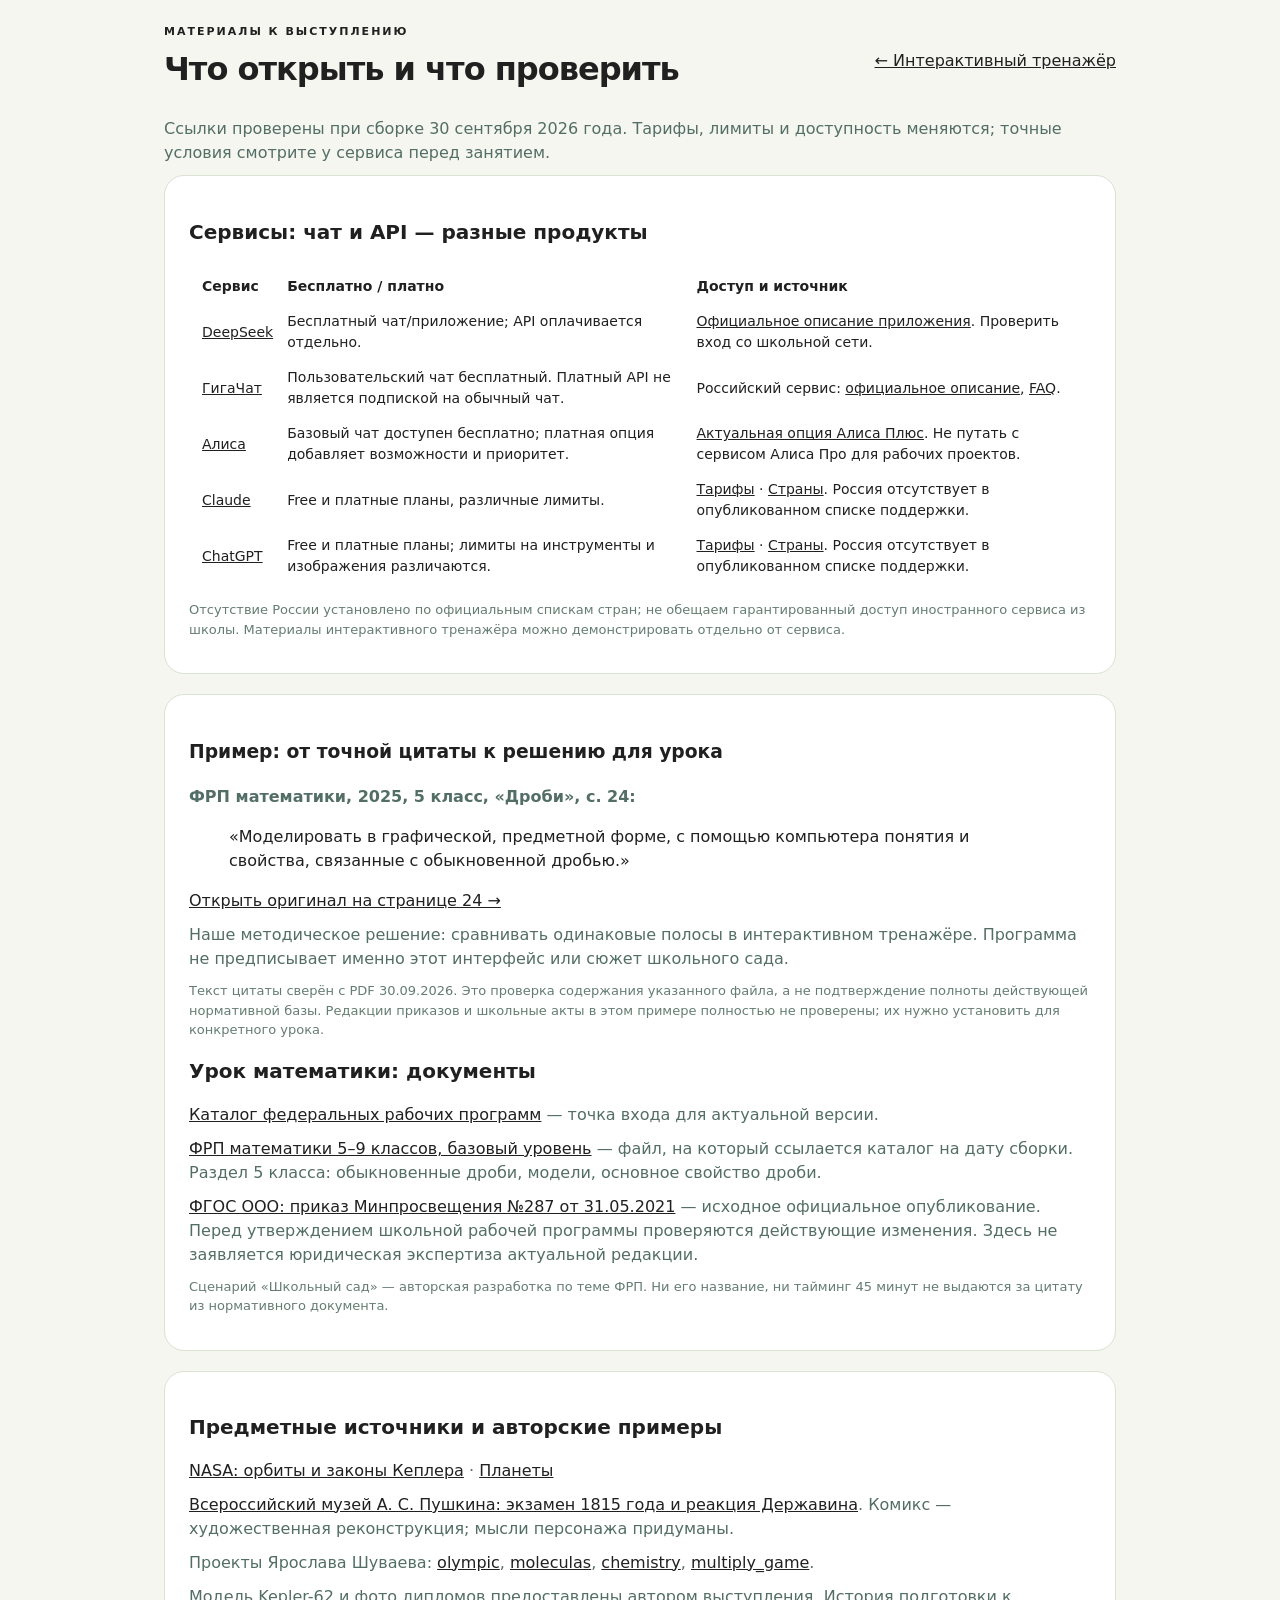
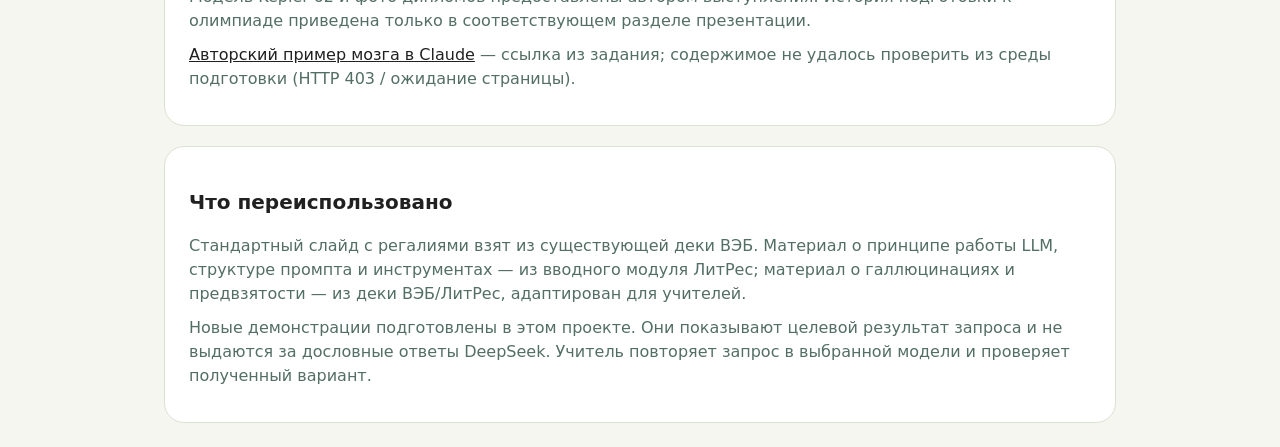
<file: sources.html>
<!doctype html><html lang="ru"><meta charset="utf-8"><meta name="viewport" content="width=device-width,initial-scale=1"><link rel="stylesheet" href="demos/common.css"><title>Источники и сервисы · Bala City</title><main><header><div><div class="kicker">Материалы к выступлению</div><h1>Что открыть и что проверить</h1></div><a href="index.html">← Интерактивный тренажёр</a></header><p>Ссылки проверены при сборке 30 сентября 2026 года. Тарифы, лимиты и доступность меняются; точные условия смотрите у сервиса перед занятием.</p><section class="card"><h2>Сервисы: чат и API — разные продукты</h2><table style="width:100%;font-size:14px;border-spacing:12px"><tr><th align="left">Сервис</th><th align="left">Бесплатно / платно</th><th align="left">Доступ и источник</th></tr><tr><td><a href="https://chat.deepseek.com/">DeepSeek</a></td><td>Бесплатный чат/приложение; API оплачивается отдельно.</td><td><a href="https://www.deepseek.com/news/deepseek-app/">Официальное описание приложения</a>. Проверить вход со школьной сети.</td></tr><tr><td><a href="https://giga.chat/">ГигаЧат</a></td><td>Пользовательский чат бесплатный. Платный API не является подпиской на обычный чат.</td><td>Российский сервис: <a href="https://giga.chat/help/articles/gigachat-for-content">официальное описание</a>, <a href="https://giga.chat/help/articles/faq">FAQ</a>.</td></tr><tr><td><a href="https://alice.yandex.ru/">Алиса</a></td><td>Базовый чат доступен бесплатно; платная опция добавляет возможности и приоритет.</td><td><a href="https://alice.yandex.ru/option_alice_plus">Актуальная опция Алиса Плюс</a>. Не путать с сервисом Алиса Про для рабочих проектов.</td></tr><tr><td><a href="https://claude.ai/">Claude</a></td><td>Free и платные планы, различные лимиты.</td><td><a href="https://claude.com/pricing">Тарифы</a> · <a href="https://www.anthropic.com/supported-countries">Страны</a>. Россия отсутствует в опубликованном списке поддержки.</td></tr><tr><td><a href="https://chatgpt.com/">ChatGPT</a></td><td>Free и платные планы; лимиты на инструменты и изображения различаются.</td><td><a href="https://chatgpt.com/pricing/">Тарифы</a> · <a href="https://help.openai.com/en/articles/7947663-chatgpt-supported-countries">Страны</a>. Россия отсутствует в опубликованном списке поддержки.</td></tr></table><p class="muted">Отсутствие России установлено по официальным спискам стран; не обещаем гарантированный доступ иностранного сервиса из школы. Материалы интерактивного тренажёра можно демонстрировать отдельно от сервиса.</p></section><section class="card" id="curriculum" style="margin-top:20px"><div class="notice"><h3>Пример: от точной цитаты к решению для урока</h3><p><b>ФРП математики, 2025, 5 класс, «Дроби», с. 24:</b></p><blockquote>«Моделировать в графической, предметной форме, с помощью компьютера понятия и свойства, связанные с обыкновенной дробью.»</blockquote><p><a href="https://edsoo.ru/wp-content/uploads/2025/07/2025_ooo_frp_matematika-5-9_baza.pdf#page=24">Открыть оригинал на странице 24 →</a></p><p>Наше методическое решение: сравнивать одинаковые полосы в интерактивном тренажёре. Программа не предписывает именно этот интерфейс или сюжет школьного сада.</p><p class="muted">Текст цитаты сверён с PDF 30.09.2026. Это проверка содержания указанного файла, а не подтверждение полноты действующей нормативной базы. Редакции приказов и школьные акты в этом примере полностью не проверены; их нужно установить для конкретного урока.</p></div><h2>Урок математики: документы</h2><p><a href="https://edsoo.ru/rabochie-programmy/">Каталог федеральных рабочих программ</a> — точка входа для актуальной версии.</p><p><a href="https://edsoo.ru/wp-content/uploads/2025/07/2025_ooo_frp_matematika-5-9_baza.pdf">ФРП математики 5–9 классов, базовый уровень</a> — файл, на который ссылается каталог на дату сборки. Раздел 5 класса: обыкновенные дроби, модели, основное свойство дроби.</p><p><a href="https://publication.pravo.gov.ru/Document/View/0001202107050027">ФГОС ООО: приказ Минпросвещения №287 от 31.05.2021</a> — исходное официальное опубликование. Перед утверждением школьной рабочей программы проверяются действующие изменения. Здесь не заявляется юридическая экспертиза актуальной редакции.</p><p class="muted">Сценарий «Школьный сад» — авторская разработка по теме ФРП. Ни его название, ни тайминг 45 минут не выдаются за цитату из нормативного документа.</p></section><section class="card" style="margin-top:20px"><h2>Предметные источники и авторские примеры</h2><p><a href="https://science.nasa.gov/solar-system/orbits-and-keplers-laws/">NASA: орбиты и законы Кеплера</a> · <a href="https://science.nasa.gov/solar-system/planets/">Планеты</a></p><p><a href="https://www.museumpushkin.ru/posetitelyam/muzej_online/stati/tajna_geniya.html">Всероссийский музей А. С. Пушкина: экзамен 1815 года и реакция Державина</a>. Комикс — художественная реконструкция; мысли персонажа придуманы.</p><p>Проекты Ярослава Шуваева: <a href="https://github.com/wybaeb/olympic">olympic</a>, <a href="https://github.com/wybaeb/moleculas">moleculas</a>, <a href="https://github.com/wybaeb/chemistry">chemistry</a>, <a href="https://github.com/wybaeb/multiply_game">multiply_game</a>.</p><p>Модель Kepler-62 и фото дипломов предоставлены автором выступления. История подготовки к олимпиаде приведена только в соответствующем разделе презентации.</p><p><a href="https://claude.ai/artifact/FnvfJryi8j96EQhmapmaFv">Авторский пример мозга в Claude</a> — ссылка из задания; содержимое не удалось проверить из среды подготовки (HTTP 403 / ожидание страницы).</p></section><section class="card" style="margin-top:20px"><h2>Что переиспользовано</h2><p>Стандартный слайд с регалиями взят из существующей деки ВЭБ. Материал о принципе работы LLM, структуре промпта и инструментах — из вводного модуля ЛитРес; материал о галлюцинациях и предвзятости — из деки ВЭБ/ЛитРес, адаптирован для учителей.</p><p>Новые демонстрации подготовлены в этом проекте. Они показывают целевой результат запроса и не выдаются за дословные ответы DeepSeek. Учитель повторяет запрос в выбранной модели и проверяет полученный вариант.</p></section></main></html>
</file>
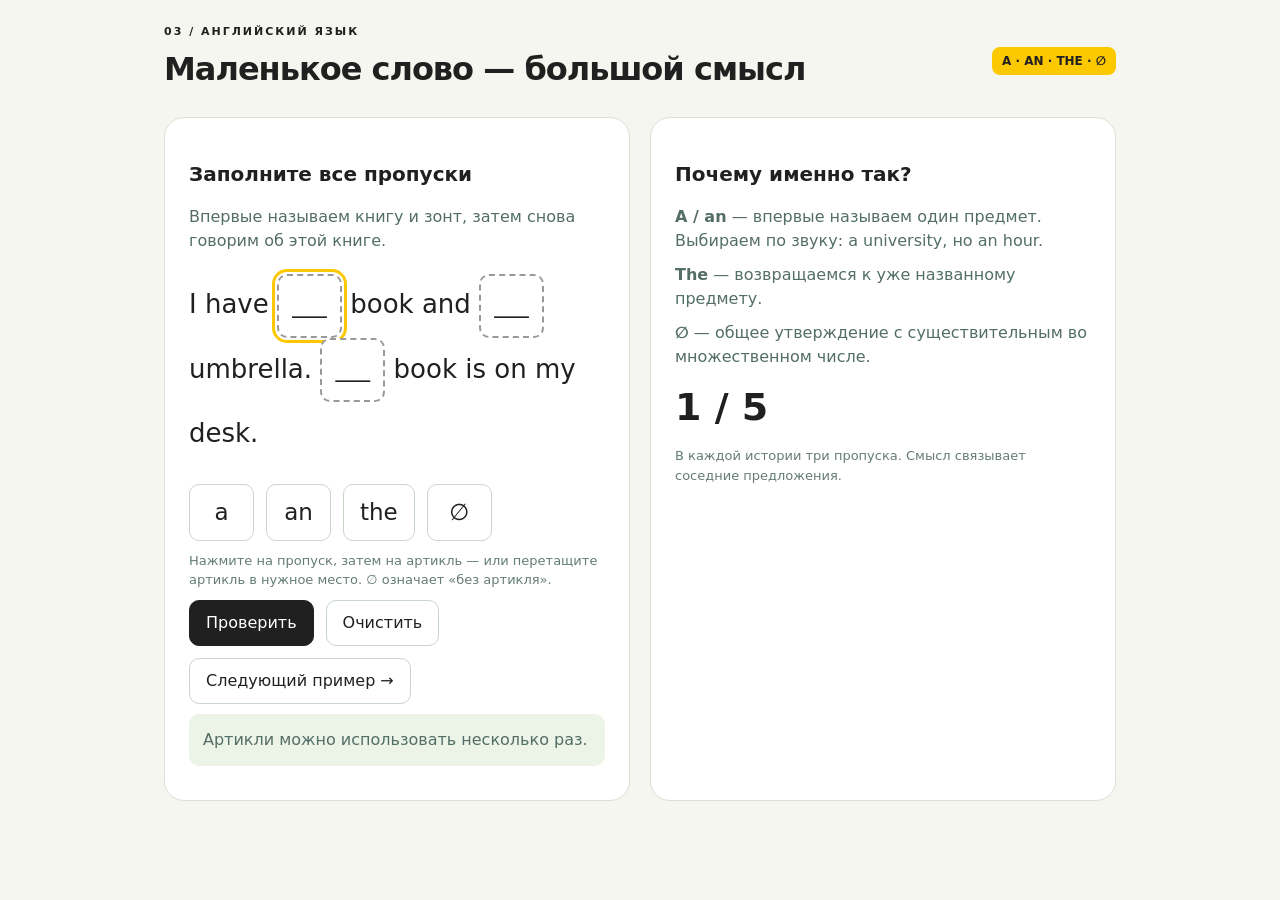
<file: demos/articles.html>
<!doctype html><html lang="ru"><meta charset="utf-8"><meta name="viewport" content="width=device-width,initial-scale=1"><link rel="stylesheet" href="common.css?v=4"><title>Артикли в контексте</title><style>.sentence{font-size:26px;line-height:2.4;margin:20px 0}.gap{min-width:65px;border:2px dashed #999;vertical-align:middle;font-size:23px;padding:2px 10px}.gap.selected{outline:3px solid #fcc900;outline-offset:2px}.gap.correct{border-color:#187743;background:#e7f5eb}.gap.wrong{border-color:#a62a32;background:#ffebed}.gap.over{background:#fcc900}.token{touch-action:none;user-select:none;font-size:23px;min-width:65px;cursor:grab}.ghost{position:fixed;z-index:100;pointer-events:none;background:#fcc900;padding:10px 20px;border-radius:10px;color:#202020;font-size:24px}.sentence button{color:#202020}#result{white-space:pre-line}</style><main><header><div><div class="kicker">03 / Английский язык</div><h1>Маленькое слово — большой смысл</h1></div><span class="badge">A · AN · THE · ∅</span></header><div class="cols"><div class="card"><h2>Заполните все пропуски</h2><p id="context"></p><div class="sentence" id="sentence"></div><div class="row" id="options"></div><p class="muted">Нажмите на пропуск, затем на артикль — или перетащите артикль в нужное место. ∅ означает «без артикля».</p><div class="row"><button class="primary" id="check">Проверить</button><button id="clear">Очистить</button><button id="next">Следующий пример →</button></div><p class="feedback" id="result" role="status">Артикли можно использовать несколько раз.</p></div><div class="card"><h2>Почему именно так?</h2><p><b>A / an</b> — впервые называем один предмет. Выбираем по звуку: a university, но an hour.</p><p><b>The</b> — возвращаемся к уже названному предмету.</p><p><b>∅</b> — общее утверждение с существительным во множественном числе.</p><div class="big" id="count"></div><p class="muted">В каждой истории три пропуска. Смысл связывает соседние предложения.</p></div></div></main><script>
const $=x=>document.getElementById(x);const data=[
{context:'Впервые называем книгу и зонт, затем снова говорим об этой книге.',parts:['I have ',' book and ',' umbrella. ',' book is on my desk.'],keys:['a','an','the'],why:['A book: впервые называем одну книгу.','An umbrella: первый звук гласный.','The book: это уже упомянутая книга.']},
{context:'Рассказываем об одном слоне и яблоке. Затем снова называем того же слона.',parts:['I saw ',' elephant eating ',' apple. ',' elephant looked happy.'],keys:['an','an','the'],why:['An elephant: гласный звук, первое упоминание.','An apple: гласный звук, первое упоминание.','The elephant: тот самый слон.']},
{context:'Первое упоминание университета; в конце — тот же университет.',parts:['She studies at ',' university. She waited for ',' hour outside ',' university.'],keys:['a','an','the'],why:['A university: начинается со звука /j/.','An hour: h не произносится.','The university: университет уже назван.']},
{context:'Сначала говорим о кошках вообще, затем об одной кошке соседа.',parts:['',' cats are mammals. My neighbour has ',' cat. ',' cat is black.'],keys:['∅','a','the'],why:['Без артикля: кошки в целом, множественное число.','A cat: впервые упоминаем одну кошку.','The cat: та самая кошка соседа.']},
{context:'Впервые рассказываем о музее и его выставке.',parts:['We visited ',' museum. ',' museum had ',' interesting exhibition.'],keys:['a','the','an'],why:['A museum: первое упоминание.','The museum: тот же музей.','An interesting exhibition: первое упоминание, гласный звук.']}
];let idx=0,values=[],selected=0,checked=false;function render(){const d=data[idx];$('context').textContent=d.context;$('count').textContent=`${idx+1} / ${data.length}`;$('sentence').replaceChildren();d.parts.forEach((s,i)=>{$('sentence').append(document.createTextNode(s));if(i<d.keys.length){const b=document.createElement('button');b.className='gap'+(selected===i?' selected':'')+(checked?(values[i]===d.keys[i]?' correct':' wrong'):'');b.dataset.index=i;b.textContent=values[i]||'___';b.setAttribute('aria-label',`Пропуск ${i+1}: ${values[i]||'пусто'}`);b.onclick=()=>{selected=i;render()};$('sentence').append(b)}})}function fill(v,i=selected){values[i]=v;checked=false;const next=values.findIndex((x,j)=>j>i&&!x);selected=next>=0?next:values.findIndex(x=>!x);if(selected<0)selected=i;render();$('result').textContent=values.every(Boolean)?'Все пропуски заполнены. Нажмите «Проверить».':'Заполните остальные пропуски.'}function reset(){values=Array(data[idx].keys.length).fill(null);selected=0;checked=false;$('result').textContent='Артикли можно использовать несколько раз.';render()}
['a','an','the','∅'].forEach(v=>{const b=document.createElement('button');b.className='token';b.textContent=v;let drag=null,suppress=false;b.onclick=()=>{if(suppress){suppress=false;return}fill(v)};b.onpointerdown=e=>{if(e.button!==0)return;drag={x:e.clientX,y:e.clientY,id:e.pointerId,ghost:null};suppress=false;b.setPointerCapture(e.pointerId)};b.onpointermove=e=>{if(!drag)return;if(!drag.ghost&&Math.hypot(e.clientX-drag.x,e.clientY-drag.y)>6){drag.ghost=document.createElement('div');drag.ghost.className='ghost';drag.ghost.textContent=v;document.body.append(drag.ghost);suppress=true}if(drag.ghost){e.preventDefault();drag.ghost.style.left=e.clientX+12+'px';drag.ghost.style.top=e.clientY+12+'px';document.querySelectorAll('.gap').forEach(g=>g.classList.remove('over'));document.elementFromPoint(e.clientX,e.clientY)?.closest('.gap')?.classList.add('over')}};function end(e){if(!drag)return;if(drag.ghost){if(e.type==='pointerup'){const g=document.elementFromPoint(e.clientX,e.clientY)?.closest('.gap');if(g)fill(v,+g.dataset.index)}drag.ghost.remove()}drag=null;document.querySelectorAll('.gap').forEach(g=>g.classList.remove('over'))}b.onpointerup=b.onpointercancel=b.onlostpointercapture=end;$('options').append(b)});$('clear').onclick=reset;$('next').onclick=()=>{idx=(idx+1)%data.length;reset()};$('check').onclick=()=>{checked=true;const d=data[idx],n=values.filter((v,i)=>v===d.keys[i]).length;render();$('result').textContent=`Верно: ${n} из ${d.keys.length}.\n`+d.why.map((s,i)=>`${i+1}. ${values[i]===d.keys[i]?'✓':'→'} ${s}`).join('\n')};reset();</script></html>
</file>
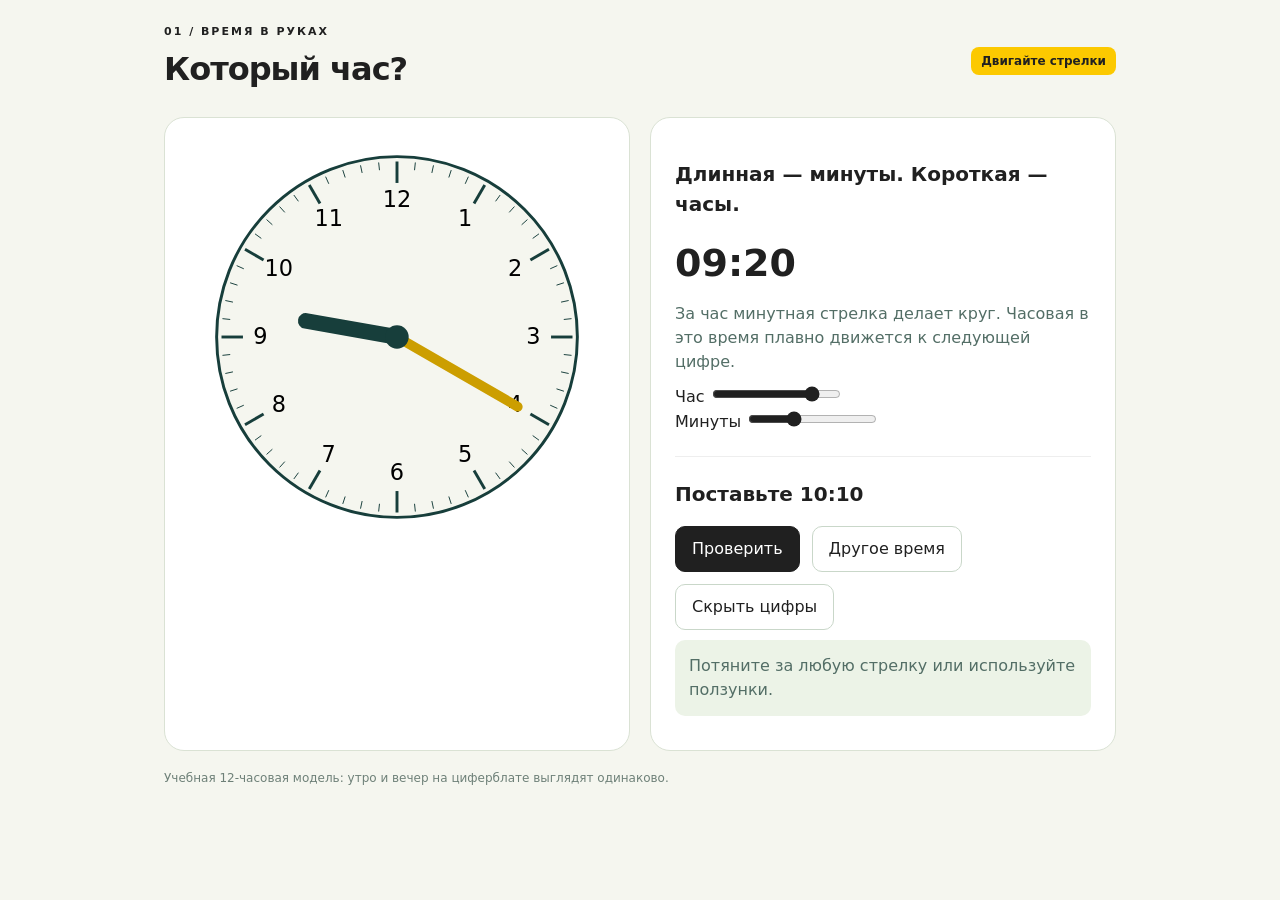
<file: demos/clock.html>
<!doctype html><html lang="ru"><meta charset="utf-8"><meta name="viewport" content="width=device-width,initial-scale=1"><link rel="stylesheet" href="common.css"><title>Часы · Учимся определять время</title><main><header><div><div class="kicker">01 / Время в руках</div><h1>Который час?</h1></div><span class="badge">Двигайте стрелки</span></header><div class="cols"><div class="card"><svg id="clock" viewBox="0 0 400 400" style="width:100%;max-height:390px;touch-action:none;user-select:none;-webkit-user-select:none" aria-label="Часы с подвижными стрелками"><circle cx="200" cy="200" r="185" fill="#f5f6ef" stroke="#173e3b" stroke-width="3"/><g id="ticks" style="pointer-events:none"></g><line id="hour" x1="200" y1="200" x2="200" y2="105" stroke="#173e3b" stroke-width="16" stroke-linecap="round" style="cursor:grab"/><line id="minute" x1="200" y1="200" x2="200" y2="57" stroke="#cc9e00" stroke-width="10" stroke-linecap="round" style="cursor:grab"/><circle cx="200" cy="200" r="12" fill="#173e3b"/></svg></div><div class="card"><h2>Длинная — минуты. Короткая — часы.</h2><div id="digital" class="big">09:20</div><p>За час минутная стрелка делает круг. Часовая в это время плавно движется к следующей цифре.</p><label>Час <input id="h" type="range" min="0" max="11" value="9"></label><br><label>Минуты <input id="m" type="range" min="0" max="59" value="20"></label><hr style="border:0;border-top:1px solid #eee;margin:22px 0"><h2 id="task">Поставьте 10:10</h2><div class="row"><button class="primary" id="check">Проверить</button><button id="next">Другое время</button><button id="hide">Скрыть цифры</button></div><p id="result" class="feedback" role="status">Потяните за любую стрелку или используйте ползунки.</p></div></div><footer>Учебная 12-часовая модель: утро и вечер на циферблате выглядят одинаково.</footer></main><script>
const $=x=>document.getElementById(x), ns='http://www.w3.org/2000/svg';let minutes=560,target=610,drag=null;for(let i=0;i<60;i++){const a=i*Math.PI/30,r=i%5===0?158:172;const l=document.createElementNS(ns,'line');Object.entries({x1:200+Math.sin(a)*r,y1:200-Math.cos(a)*r,x2:200+Math.sin(a)*180,y2:200-Math.cos(a)*180,stroke:'#173e3b','stroke-width':i%5===0?3:1}).forEach(([k,v])=>l.setAttribute(k,v));$('ticks').append(l);if(i%5===0){const t=document.createElementNS(ns,'text');t.setAttribute('x',200+Math.sin(a)*140);t.setAttribute('y',207-Math.cos(a)*140);t.setAttribute('text-anchor','middle');t.setAttribute('font-size','23');t.setAttribute('font-family','system-ui');t.textContent=i===0?12:i/5;$('ticks').append(t)}}function time(n){return `${String(Math.floor(n/60)||12).padStart(2,'0')}:${String(n%60).padStart(2,'0')}`}function render(){$('hour').setAttribute('transform',`rotate(${minutes/2} 200 200)`);$('minute').setAttribute('transform',`rotate(${minutes%60*6} 200 200)`);$('digital').textContent=time(minutes);$('h').value=Math.floor(minutes/60);$('m').value=minutes%60}function pointerAngle(e){const p=$('clock').createSVGPoint();p.x=e.clientX;p.y=e.clientY;const q=p.matrixTransform($('clock').getScreenCTM().inverse());return Math.atan2(q.x-200,200-q.y)*180/Math.PI}['hour','minute'].forEach(id=>$(id).onpointerdown=e=>{if(drag||e.button!==0)return;e.preventDefault();drag={id,pointer:e.pointerId,angle:pointerAngle(e),value:minutes};$('clock').setPointerCapture(e.pointerId)});$('clock').onpointermove=e=>{if(!drag||drag.pointer!==e.pointerId)return;e.preventDefault();const angle=pointerAngle(e),delta=(angle-drag.angle+540)%360-180;drag.value+=delta*(drag.id==='minute'?1/6:2);drag.angle=angle;minutes=((Math.round(drag.value)%720)+720)%720;render()};$('clock').onpointerup=$('clock').onpointercancel=$('clock').onlostpointercapture=e=>{if(drag?.pointer===e.pointerId)drag=null};['h','m'].forEach(id=>$(id).oninput=()=>{minutes=+$('h').value*60 + +$('m').value;render()});$('check').onclick=()=>{$('result').textContent=minutes===target?'Верно! Обе стрелки на своих местах.':`Пока не совпало. Нужны ${time(target)}. Проверьте обе стрелки.`};$('next').onclick=()=>{target=(Math.floor(Math.random()*12)*60+Math.floor(Math.random()*12)*5);$('task').textContent='Поставьте '+time(target);$('result').textContent='Установите новое время.'};$('hide').onclick=()=>{$('digital').hidden=!$('digital').hidden;$('hide').textContent=$('digital').hidden?'Показать цифры':'Скрыть цифры'};render();</script></html>
</file>
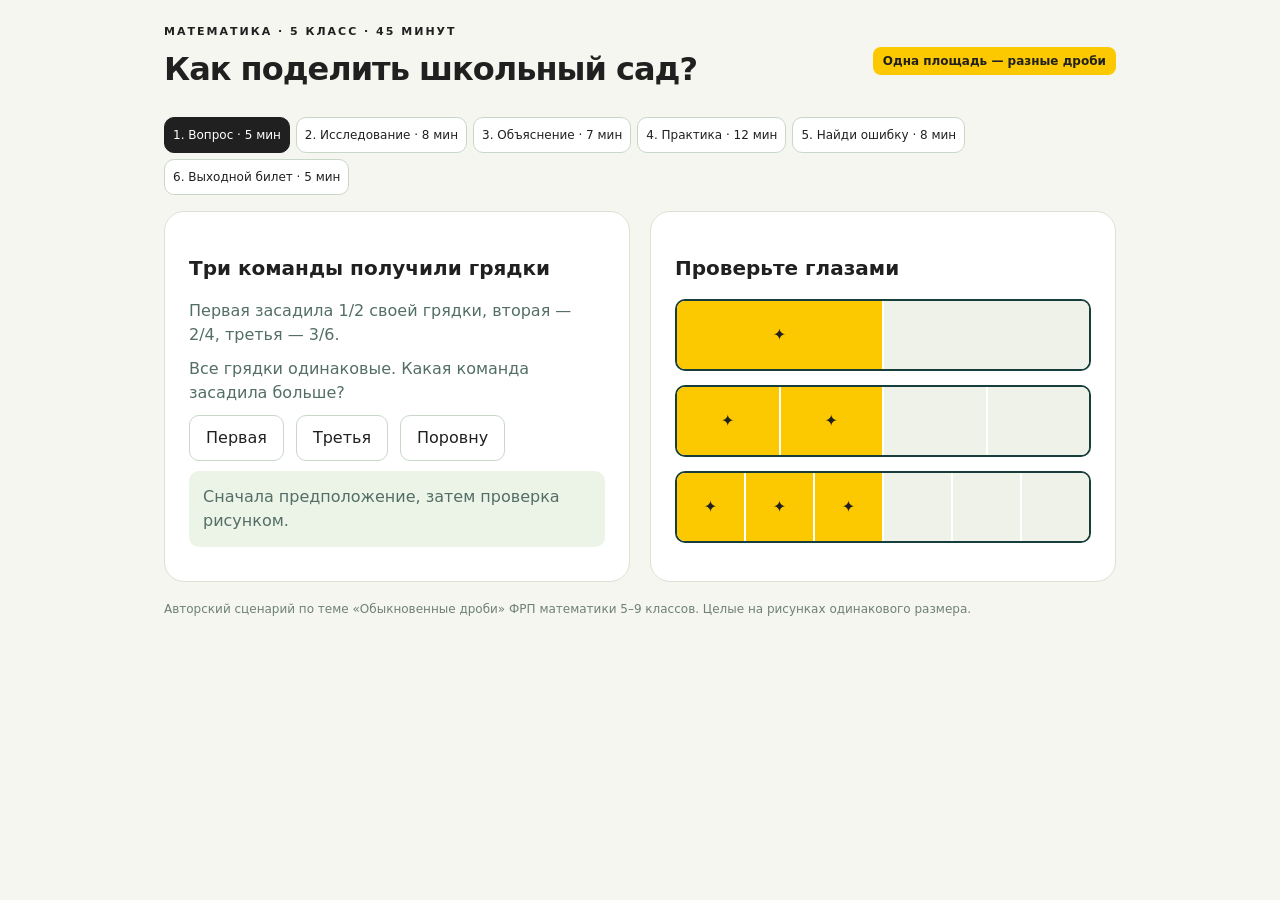
<file: demos/fractions.html>
<!doctype html><html lang="ru"><meta charset="utf-8"><meta name="viewport" content="width=device-width,initial-scale=1"><link rel="stylesheet" href="common.css"><title>Дроби · Как поделить школьный сад?</title><style>.strip{height:72px;display:flex;border:2px solid #173e3b;border-radius:10px;overflow:hidden;margin:14px 0}.piece{flex:1;border-right:2px solid white;display:flex;align-items:center;justify-content:center;background:#eef2e8}.piece:last-child{border:0}.piece.filled{background:#fcc900}.stages{display:flex;gap:6px;flex-wrap:wrap;margin:16px 0}.stages button{font-size:12px;padding:8px}.equation{font-size:34px;font-weight:750}.choices button{min-width:80px}</style><main><header><div><div class="kicker">Математика · 5 класс · 45 минут</div><h1>Как поделить школьный сад?</h1></div><span class="badge">Одна площадь — разные дроби</span></header><nav class="stages" id="stages"></nav><div id="body"></div><footer>Авторский сценарий по теме «Обыкновенные дроби» ФРП математики 5–9 классов. Целые на рисунках одинакового размера.</footer></main><script>
const $=x=>document.getElementById(x);let stage=0;const titles=['1. Вопрос · 5 мин','2. Исследование · 8 мин','3. Объяснение · 7 мин','4. Практика · 12 мин','5. Найди ошибку · 8 мин','6. Выходной билет · 5 мин'];function strip(id,a,b){$(id).innerHTML=Array.from({length:b},(_,i)=>`<div class="piece ${i<a?'filled':''}">${i<a?'✦':''}</div>`).join('')}function bars(){let a=+$('num').value,b=+$('den').value;if(a>b){a=b;$('num').value=a}$('num').max=b;const k=+$('factor').value;strip('a',a,b);strip('b',a*k,b*k);$('eq').textContent=`${a}/${b} = ${a*k}/${b*k}`;$('values').textContent=`Закрашено ${a} из ${b} равных частей. Каждую часть разделили ещё на ${k}. Площадь не изменилась.`}function render(){document.querySelectorAll('#stages button').forEach((b,i)=>b.classList.toggle('active',stage===i));const content=[`<div class="cols"><article class="card"><h2>Три команды получили грядки</h2><p>Первая засадила 1/2 своей грядки, вторая — 2/4, третья — 3/6.</p><p>Все грядки одинаковые. Какая команда засадила больше?</p><div class="row choices"><button onclick="answer(false)">Первая</button><button onclick="answer(false)">Третья</button><button onclick="answer(true)">Поровну</button></div><p id="feedback" class="feedback">Сначала предположение, затем проверка рисунком.</p></article><article class="card"><h2>Проверьте глазами</h2><div id="x1" class="strip"></div><div id="x2" class="strip"></div><div id="x3" class="strip"></div></article></div>`,`<div class="cols"><article class="card"><h2>Разделите каждую часть ещё раз</h2><div class="equation" id="eq"></div><div class="strip" id="a"></div><div class="strip" id="b"></div><p id="values"></p></article><article class="card"><label>Числитель <input id="num" type="range" min="1" max="4" value="2"></label><p><label>Знаменатель <input id="den" type="range" min="2" max="8" value="4"></label></p><p><label>Делим каждую часть на <select id="factor"><option>2</option><option>3</option></select></label></p><p class="feedback">Предскажите результат до изменения ползунка. Почему площадь осталась прежней?</p></article></div>`,`<div class="card"><h2>Основное свойство дроби</h2><div class="equation">1/2 = 2/4 = 3/6</div><p>Если числитель и знаменатель умножить на одно и то же ненулевое натуральное число, значение дроби не изменится.</p><p>В рисунке это означает: каждую часть дробим одинаково, закрашенную площадь сохраняем.</p><div class="feedback">Важно: сравниваем доли одинакового целого. Половина маленькой грядки не обязана быть равна половине большой.</div></div>`,`<div class="cols"><div class="card"><h2>Заполните пропуск</h2><div class="equation">2/3 = ?/6</div><p>Знаменатель увеличился в 2 раза. Что должно произойти с числителем?</p><div class="row choices"><button onclick="answer(false)">2</button><button onclick="answer(true)">4</button><button onclick="answer(false)">6</button></div><p id="feedback" class="feedback">Выберите число и объясните ход рассуждения.</p></div><div class="card"><h2>Работа в парах</h2><p>База: нарисуйте 1/3 и 2/6.</p><p>Продолжение: найдите две дроби, равные 3/4.</p><p>Исследование: придумайте случай, когда одинаковые дроби означают разную площадь.</p><p class="muted">Критерий: правильное равенство + рисунок + объяснение про одинаковое целое.</p></div></div>`,`<div class="card"><h2>ИИ ответил уверенно. А верно ли?</h2><div class="equation">«1/8 больше 1/4, ведь 8 больше 4»</div><p>Один и тот же участок делят на 4 или на 8 равных частей. Какая отдельная часть больше?</p><div class="row"><button onclick="answer(true)">1/4 больше: частей меньше</button><button onclick="answer(false)">ИИ прав</button></div><p id="feedback" class="feedback">Это специально составленный ошибочный ответ для проверки, а не цитата из модели.</p></div>`,`<div class="cols"><div class="card"><h2>Выходной билет</h2><p>1. Дайте дробь, равную 1/2.</p><p>2. Объясните, почему 2/4 = 1/2.</p><p>3. Что нужно знать о целом, сравнивая части двух грядок?</p><button onclick="document.getElementById('keys').hidden=false">Показать критерии</button><p id="keys" hidden>Например, 3/6; каждую половину разделили на две части; целые должны быть одинакового размера. По 1 баллу за каждый ответ.</p></div><div class="card"><h2>Смысл важнее движения ползунка</h2><p>Ученик не просто увидел дробь. Он выдвинул гипотезу, проверил её и объяснил, что осталось неизменным.</p><a href="../index.html#lesson">План урока и полный промпт →</a></div></div>`];$('body').innerHTML=content[stage];if(stage===0){strip('x1',1,2);strip('x2',2,4);strip('x3',3,6)}if(stage===1){['num','den','factor'].forEach(id=>$(id).oninput=bars);bars()}}function answer(ok){$('feedback').textContent=ok?'Верно! Теперь объясните ответ соседу по парте.':'Проверьте ещё раз: сравнивайте части одинакового целого.'}titles.forEach((t,i)=>{const b=document.createElement('button');b.textContent=t;b.onclick=()=>{stage=i;render()};$('stages').append(b)});render();
</script></html>
</file>
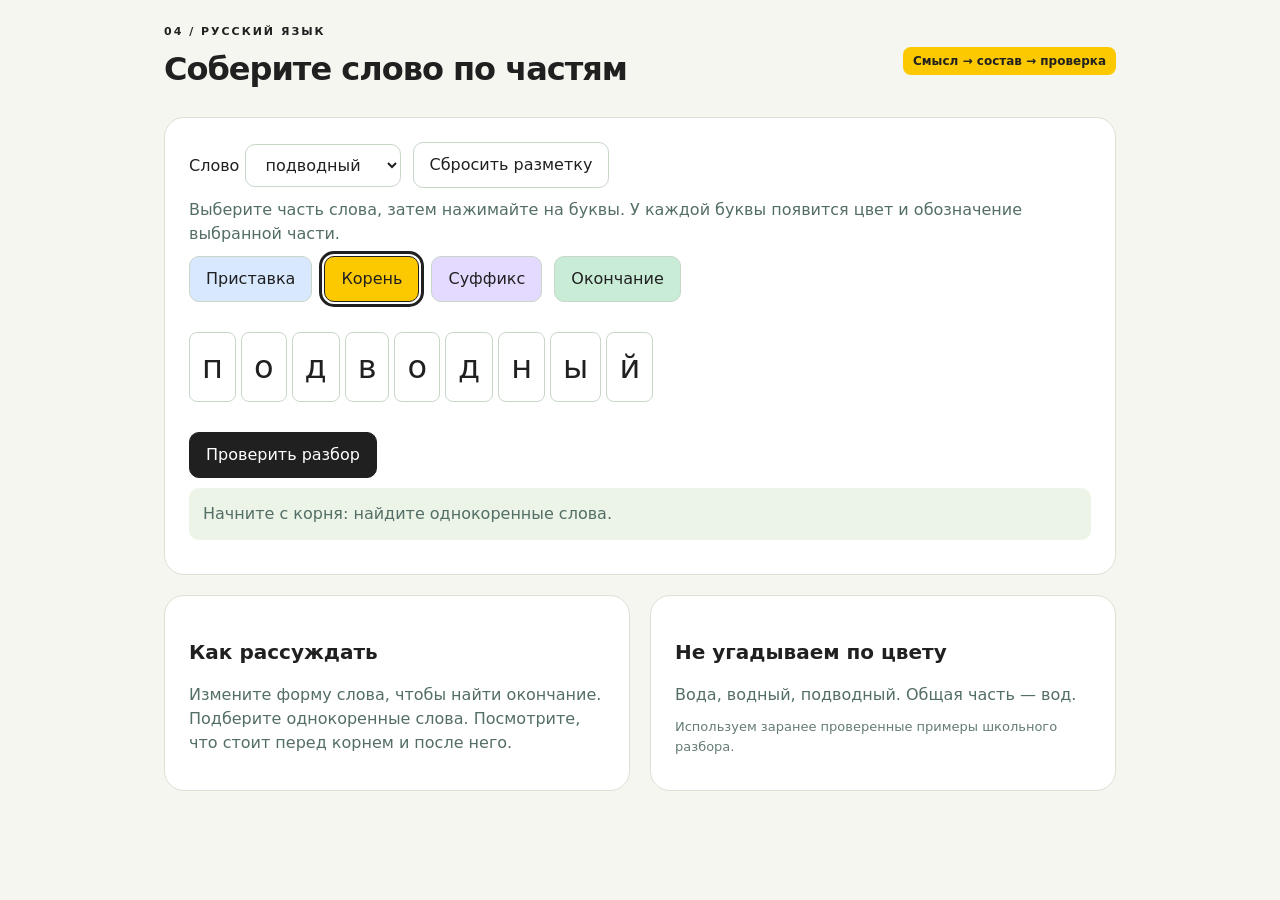
<file: demos/morphemes.html>
<!doctype html><html lang="ru"><meta charset="utf-8"><meta name="viewport" content="width=device-width,initial-scale=1"><link rel="stylesheet" href="common.css"><title>Разбор слова по составу</title><style>.letter{padding:10px 12px;font-size:32px;border-radius:8px}.prefix{background:#d7e8ff}.root{background:#fcc900}.suffix{background:#e4d9ff}.ending{background:#c9ecd7}.tools button{color:#202020}.tools button.prefix{background:#d7e8ff}.tools button.root{background:#fcc900}.tools button.suffix{background:#e4d9ff}.tools button.ending{background:#c9ecd7}.tools button.active{outline:3px solid #202020;outline-offset:2px;color:#202020}</style><main><header><div><div class="kicker">04 / Русский язык</div><h1>Соберите слово по частям</h1></div><span class="badge">Смысл → состав → проверка</span></header><div class="card"><div class="row"><label>Слово <select id="word"><option>подводный</option><option>загородный</option><option>садовый</option></select></label><button id="reset">Сбросить разметку</button></div><p>Выберите часть слова, затем нажимайте на буквы. У каждой буквы появится цвет и обозначение выбранной части.</p><div class="row tools" id="tools"></div><div class="row" id="letters" style="margin:30px 0;gap:5px"></div><button class="primary" id="check">Проверить разбор</button><p id="result" class="feedback" role="status">Начните с корня: найдите однокоренные слова.</p></div><div class="cols" style="margin-top:20px"><div class="card"><h2>Как рассуждать</h2><p>Измените форму слова, чтобы найти окончание. Подберите однокоренные слова. Посмотрите, что стоит перед корнем и после него.</p></div><div class="card"><h2>Не угадываем по цвету</h2><p id="hint">Вода, водный, подводный. Общая часть — вод.</p><p class="muted">Используем заранее проверенные примеры школьного разбора.</p></div></div></main><script>const $=x=>document.getElementById(x),types=['prefix','root','suffix','ending'],names=['Приставка','Корень','Суффикс','Окончание'];const data={'подводный':[['под','вод','н','ый'],'Вода, водный, подводный. Общая часть — вод.'],'загородный':[['за','город','н','ый'],'Город, городской, загородный. Общая часть — город.'],'садовый':[['','сад','ов','ый'],'Сад, садик, садовый. В этом слове нет приставки.']};let tool='root',marks=[];function render(){const w=$('word').value;$('letters').innerHTML='';[...w].forEach((l,i)=>{const b=document.createElement('button');b.className='letter '+(marks[i]||'');b.textContent=l;b.setAttribute('aria-label',`${l}, ${marks[i]?names[types.indexOf(marks[i])]:'не размечено'}`);b.onclick=()=>{marks[i]=tool;render()};$('letters').append(b)});$('hint').textContent=data[w][1]}types.forEach((t,i)=>{const b=document.createElement('button');b.textContent=names[i];b.className=t+(t===tool?' active':'');b.onclick=()=>{tool=t;document.querySelectorAll('#tools button').forEach(x=>x.classList.remove('active'));b.classList.add('active')};$('tools').append(b)});function reset(){marks=[];$('result').textContent='Разметьте буквы выбранного слова.';render()}$('word').onchange=$('reset').onclick=reset;$('check').onclick=()=>{const parts=data[$('word').value][0],answer=parts.flatMap((s,i)=>[...s].map(()=>types[i]));const correct=answer.filter((v,i)=>marks[i]===v).length;$('result').textContent=correct===answer.length?'Верно! '+parts.filter(Boolean).join(' · '):`Правильно размечено ${correct} из ${answer.length} букв. ${data[$('word').value][1]}`};render();</script></html>
</file>
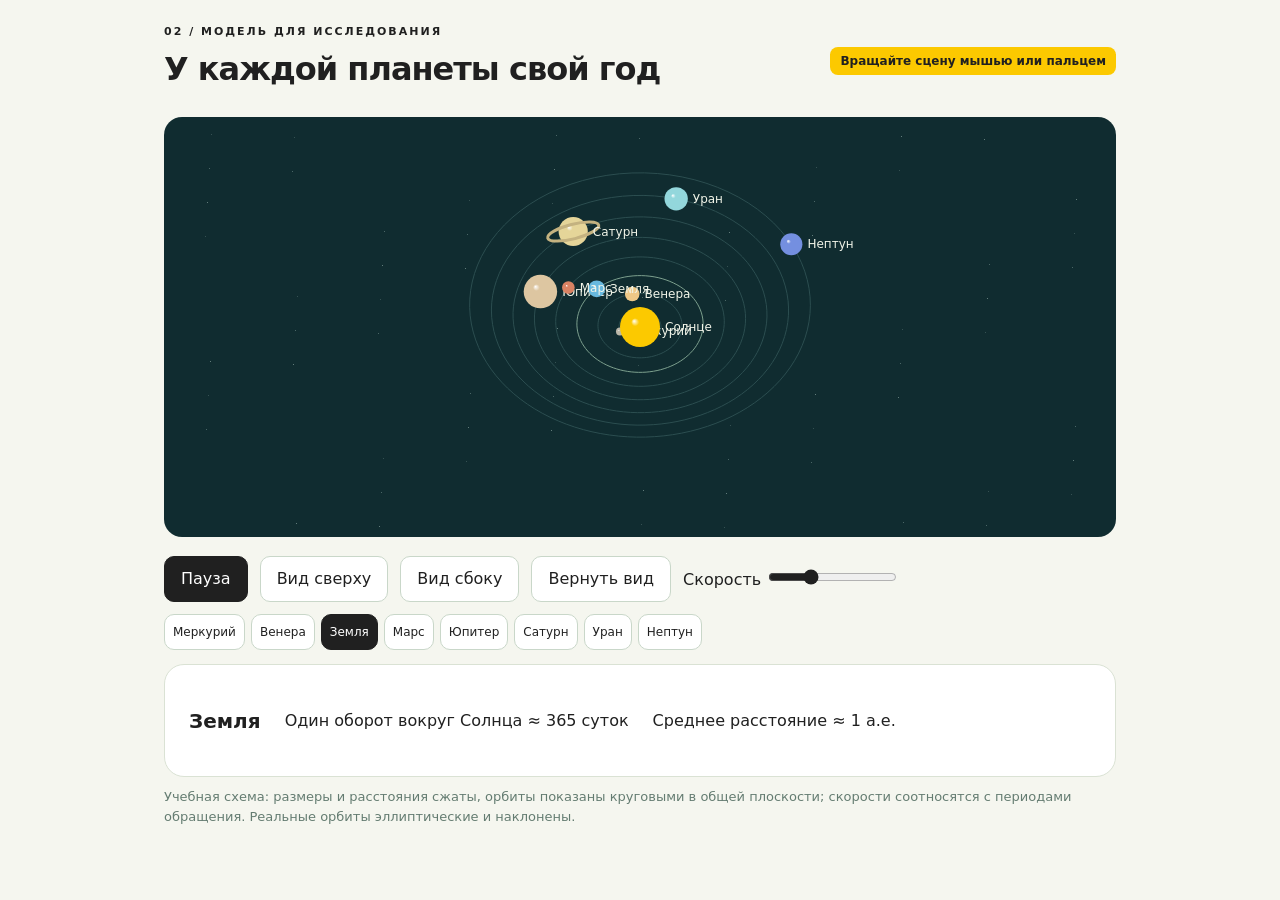
<file: demos/solar.html>
<!doctype html><html lang="ru"><meta charset="utf-8"><meta name="viewport" content="width=device-width,initial-scale=1"><link rel="stylesheet" href="common.css"><title>Солнечная система · 3D-модель</title><style>canvas{width:100%;height:420px;background:#102c30;border-radius:18px;touch-action:none;cursor:grab}.planet-list{display:flex;gap:6px;flex-wrap:wrap}.planet-list button{font-size:12px;padding:8px}.data{display:flex;gap:24px;align-items:center;flex-wrap:wrap}</style><main><header><div><div class="kicker">02 / Модель для исследования</div><h1>У каждой планеты свой год</h1></div><span class="badge">Вращайте сцену мышью или пальцем</span></header><canvas id="space" aria-label="Трёхмерная модель Солнечной системы"></canvas><div class="row" style="margin:12px 0"><button id="pause" class="primary">Пауза</button><button id="top">Вид сверху</button><button id="side">Вид сбоку</button><button id="reset">Вернуть вид</button><label>Скорость <input id="speed" type="range" min="0.1" max="3" step="0.1" value="1"></label></div><div class="planet-list" id="planets"></div><div class="card data" style="margin-top:14px"><h2 id="name">Земля</h2><div id="period">Один оборот вокруг Солнца ≈ 365 суток</div><div id="distance">Среднее расстояние ≈ 1 а.е.</div></div><p class="muted">Учебная схема: размеры и расстояния сжаты, орбиты показаны круговыми в общей плоскости; скорости соотносятся с периодами обращения. Реальные орбиты эллиптические и наклонены.</p></main><script>
const $=x=>document.getElementById(x),canvas=$('space'),g=canvas.getContext('2d');const ps=[['Меркурий',.24,.39,4,'#bbb7a8'],['Венера',.62,.72,7,'#efc887'],['Земля',1,1,8,'#68b9df'],['Марс',1.88,1.52,6,'#d98263'],['Юпитер',11.86,5.2,16,'#ddc6a1'],['Сатурн',29.46,9.58,13,'#e5d599'],['Уран',84,19.2,10,'#93d7dc'],['Нептун',164.8,30.1,10,'#748fe0']];let yaw=.4,pitch=.7,t=1.8,paused=false,last=0,drag=null,chosen=2;function project(x,y,z=0){let xx=x*Math.cos(yaw)-y*Math.sin(yaw),yy=x*Math.sin(yaw)+y*Math.cos(yaw),zz=yy*Math.sin(pitch)+z*Math.cos(pitch);yy=yy*Math.cos(pitch)-z*Math.sin(pitch);const scale=650/(650+zz);return[canvas.width/2+xx*scale,canvas.height/2+yy*scale,scale,zz]}function dot(x,y,r,c){const grd=g.createRadialGradient(x-r*.3,y-r*.3,0,x,y,r);grd.addColorStop(0,'#fff');grd.addColorStop(.2,c);grd.addColorStop(1,c);g.fillStyle=grd;g.beginPath();g.arc(x,y,r,0,Math.PI*2);g.fill()}function draw(now){const dt=Math.min((now-last)/1000,.05);last=now;if(!paused)t+=dt*.28*+$('speed').value;canvas.width=canvas.clientWidth;canvas.height=canvas.clientHeight;g.clearRect(0,0,canvas.width,canvas.height);g.fillStyle='#a4bfb8';for(let i=0;i<70;i++){g.globalAlpha=.25+(i%3)*.15;g.fillRect((i*173+47)%canvas.width,(i*97+17)%canvas.height,1,1)}g.globalAlpha=1;const maxR=Math.min(canvas.width*.40,canvas.height*.40,360);let objects=[];ps.forEach((p,i)=>{const r=(i+1)*maxR/8;g.beginPath();for(let k=0;k<=100;k++){const a=k*Math.PI/50,v=project(Math.cos(a)*r,Math.sin(a)*r);k?g.lineTo(v[0],v[1]):g.moveTo(v[0],v[1])}g.strokeStyle=i===chosen?'#7da08e':'#2c4e50';g.stroke();const a=t/p[1]+i*.75,v=project(Math.cos(a)*r,Math.sin(a)*r);objects.push({v,p,i})});objects.push({v:project(0,0),p:['Солнце',0,0,20,'#fcc900'],i:-1});objects.sort((a,b)=>b.v[3]-a.v[3]).forEach(({v,p,i})=>{dot(v[0],v[1],p[3]*v[2],p[4]);if(i===5){g.strokeStyle='#c4b280';g.lineWidth=3;g.beginPath();g.ellipse(v[0],v[1],p[3]*v[2]*1.8,p[3]*v[2]*.5,-.25,0,Math.PI*2);g.stroke()}g.fillStyle='#f2f5e9';g.font='12px system-ui';g.fillText(p[0],v[0]+p[3]*v[2]+5,v[1]+4)});requestAnimationFrame(draw)}ps.forEach((p,i)=>{const b=document.createElement('button');b.textContent=p[0];b.className=i===chosen?'active':'';b.onclick=()=>{chosen=i;$('name').textContent=p[0];$('period').textContent=`Один оборот ≈ ${p[1]} земного года`;$('distance').textContent=`Среднее расстояние ≈ ${p[2]} а.е.`;document.querySelectorAll('#planets button').forEach((e,j)=>e.classList.toggle('active',i===j))};$('planets').append(b)});canvas.onpointerdown=e=>{e.preventDefault();drag=[e.clientX,e.clientY];canvas.setPointerCapture(e.pointerId)};canvas.onpointermove=e=>{if(!drag)return;yaw+=(e.clientX-drag[0])*.01;pitch=(pitch+(e.clientY-drag[1])*.01)%(Math.PI*2);drag=[e.clientX,e.clientY]};canvas.onpointerup=canvas.onpointercancel=()=>drag=null;$('pause').onclick=()=>{paused=!paused;$('pause').textContent=paused?'Продолжить':'Пауза'};$('top').onclick=()=>{yaw=0;pitch=0};$('side').onclick=()=>{yaw=0;pitch=Math.PI/2};$('reset').onclick=()=>{yaw=.4;pitch=.7};requestAnimationFrame(draw);
</script></html>
</file>
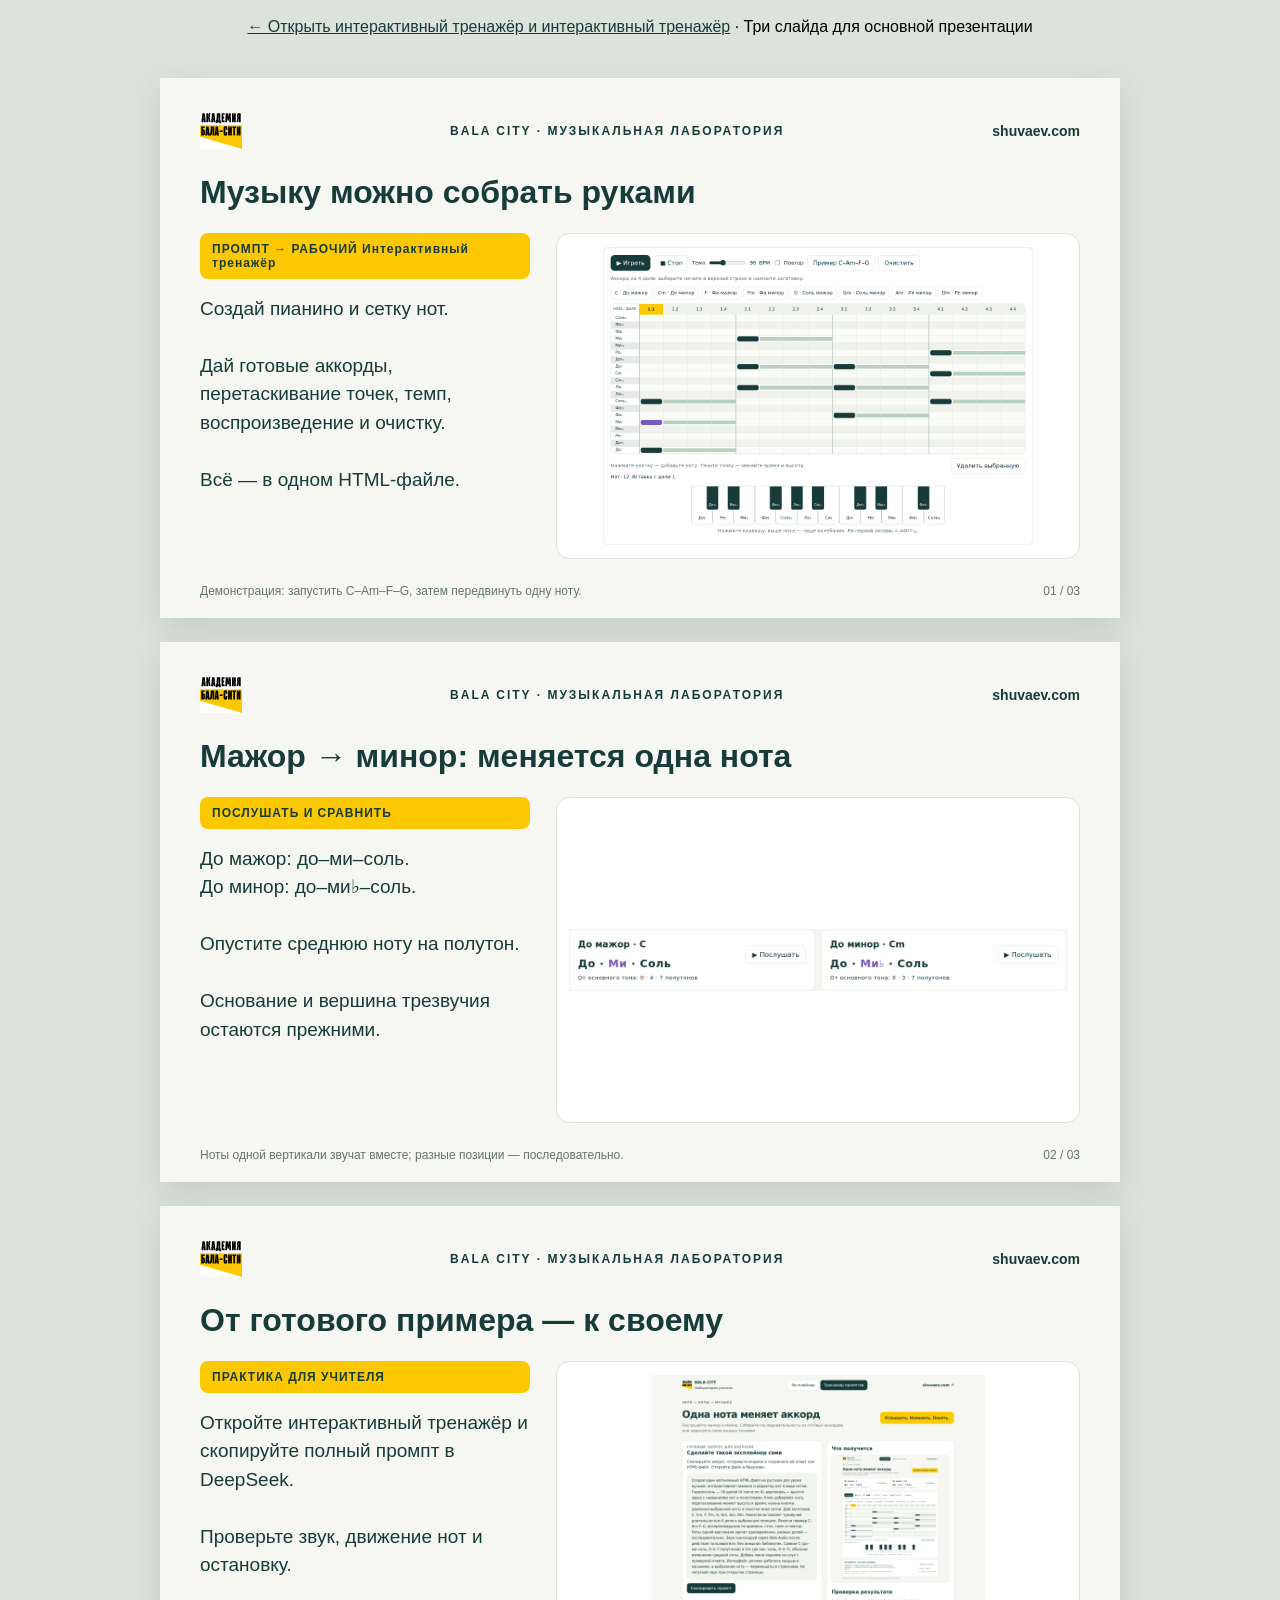
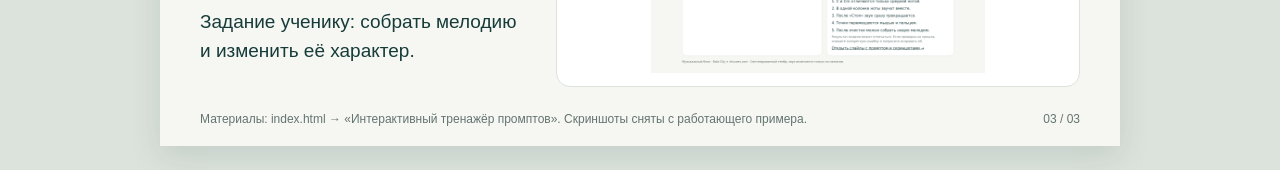
<file: music/slides.html>
<!doctype html><html lang="ru"><meta charset="utf-8"><meta name="viewport" content="width=device-width,initial-scale=1"><title>Bala City · Музыка · Слайды</title><style>*{box-sizing:border-box}body{margin:0;background:#dce3dc;font:16px Arial}nav{padding:18px;text-align:center}a{color:#163b39}.slide{width:960px;height:540px;position:relative;margin:24px auto;overflow:hidden;box-shadow:0 10px 30px #163b3920}@media print{nav{display:none}.slide{margin:0;page-break-after:always;box-shadow:none}@page{size:960px 540px;margin:0}}</style><nav><a href="index.html">← Открыть интерактивный тренажёр и интерактивный тренажёр</a> · Три слайда для основной презентации</nav><section class="slide"><div style="position:absolute;inset:0;background:#f6f7f2;color:#163b39;font-family:Arial,sans-serif;padding:34px 40px;box-sizing:border-box">
 <div style="display:flex;align-items:center;justify-content:space-between"><img src="assets/bala.svg" style="width:42px;height:38px;object-fit:contain"><div style="font-size:12px;font-weight:700;letter-spacing:2px">BALA CITY · МУЗЫКАЛЬНАЯ ЛАБОРАТОРИЯ</div><div style="font-size:14px;font-weight:700">shuvaev.com</div></div>
 <div style="font-size:32px;font-weight:700;line-height:1.15;margin-top:24px">Музыку можно собрать руками</div>
 <div style="display:flex;gap:26px;margin-top:22px;height:326px"><div style="width:330px;flex-shrink:0"><div style="font-size:12px;font-weight:700;letter-spacing:1px;background:#fcc900;padding:9px 12px;border-radius:8px;margin-bottom:16px">ПРОМПТ → РАБОЧИЙ Интерактивный тренажёр</div><div style="font-size:19px;line-height:1.5"><span>Создай пианино и сетку нот.</span><br><span></span><br><span>Дай готовые аккорды, перетаскивание точек, темп, воспроизведение и очистку.</span><br><span></span><br><span>Всё — в одном HTML-файле.</span></div></div><div style="flex:1;background:#fff;border:1px solid #dce3dc;border-radius:14px;padding:12px;display:flex;align-items:center;justify-content:center"><img src="illustrations/png/editor-detail.png" style="width:100%;max-height:298px;object-fit:contain" alt="Скриншот музыкального интерактивного тренажёра"></div></div><div style="position:absolute;bottom:20px;left:40px;right:40px;display:flex;justify-content:space-between;font-size:12px;color:#647471"><span>Демонстрация: запустить C–Am–F–G, затем передвинуть одну ноту.</span><span>01 / 03</span></div></div></section><section class="slide"><div style="position:absolute;inset:0;background:#f6f7f2;color:#163b39;font-family:Arial,sans-serif;padding:34px 40px;box-sizing:border-box">
 <div style="display:flex;align-items:center;justify-content:space-between"><img src="assets/bala.svg" style="width:42px;height:38px;object-fit:contain"><div style="font-size:12px;font-weight:700;letter-spacing:2px">BALA CITY · МУЗЫКАЛЬНАЯ ЛАБОРАТОРИЯ</div><div style="font-size:14px;font-weight:700">shuvaev.com</div></div>
 <div style="font-size:32px;font-weight:700;line-height:1.15;margin-top:24px">Мажор → минор: меняется одна нота</div>
 <div style="display:flex;gap:26px;margin-top:22px;height:326px"><div style="width:330px;flex-shrink:0"><div style="font-size:12px;font-weight:700;letter-spacing:1px;background:#fcc900;padding:9px 12px;border-radius:8px;margin-bottom:16px">ПОСЛУШАТЬ И СРАВНИТЬ</div><div style="font-size:19px;line-height:1.5"><span>До мажор: до–ми–соль.</span><br><span>До минор: до–ми♭–соль.</span><br><span></span><br><span>Опустите среднюю ноту на полутон.</span><br><span></span><br><span>Основание и вершина трезвучия остаются прежними.</span></div></div><div style="flex:1;background:#fff;border:1px solid #dce3dc;border-radius:14px;padding:12px;display:flex;align-items:center;justify-content:center"><img src="illustrations/png/chords-detail.png" style="width:100%;max-height:298px;object-fit:contain" alt="Скриншот музыкального интерактивного тренажёра"></div></div><div style="position:absolute;bottom:20px;left:40px;right:40px;display:flex;justify-content:space-between;font-size:12px;color:#647471"><span>Ноты одной вертикали звучат вместе; разные позиции — последовательно.</span><span>02 / 03</span></div></div></section><section class="slide"><div style="position:absolute;inset:0;background:#f6f7f2;color:#163b39;font-family:Arial,sans-serif;padding:34px 40px;box-sizing:border-box">
 <div style="display:flex;align-items:center;justify-content:space-between"><img src="assets/bala.svg" style="width:42px;height:38px;object-fit:contain"><div style="font-size:12px;font-weight:700;letter-spacing:2px">BALA CITY · МУЗЫКАЛЬНАЯ ЛАБОРАТОРИЯ</div><div style="font-size:14px;font-weight:700">shuvaev.com</div></div>
 <div style="font-size:32px;font-weight:700;line-height:1.15;margin-top:24px">От готового примера — к своему</div>
 <div style="display:flex;gap:26px;margin-top:22px;height:326px"><div style="width:330px;flex-shrink:0"><div style="font-size:12px;font-weight:700;letter-spacing:1px;background:#fcc900;padding:9px 12px;border-radius:8px;margin-bottom:16px">ПРАКТИКА ДЛЯ УЧИТЕЛЯ</div><div style="font-size:19px;line-height:1.5"><span>Откройте интерактивный тренажёр и скопируйте полный промпт в DeepSeek.</span><br><span></span><br><span>Проверьте звук, движение нот и остановку.</span><br><span></span><br><span>Задание ученику: собрать мелодию и изменить её характер.</span></div></div><div style="flex:1;background:#fff;border:1px solid #dce3dc;border-radius:14px;padding:12px;display:flex;align-items:center;justify-content:center"><img src="illustrations/png/music-trainer.png" style="width:100%;max-height:298px;object-fit:contain" alt="Скриншот музыкального интерактивного тренажёра"></div></div><div style="position:absolute;bottom:20px;left:40px;right:40px;display:flex;justify-content:space-between;font-size:12px;color:#647471"><span>Материалы: index.html → «Интерактивный тренажёр промптов». Скриншоты сняты с работающего примера.</span><span>03 / 03</span></div></div></section></html>
</file>
<file: demos/common.css>
*{box-sizing:border-box}body{margin:0;background:#f5f6ef;color:#202020;font:16px/1.5 system-ui,sans-serif}main{max-width:1000px;margin:auto;padding:24px}header{display:flex;justify-content:space-between;gap:20px;align-items:center;margin-bottom:20px}.kicker{font-size:11px;letter-spacing:2px;font-weight:800;text-transform:uppercase}h1{font-size:32px;line-height:1.15;letter-spacing:-1px;margin:10px 0}h2{font-size:20px}p{margin:10px 0;color:#536e66}button,select,input{font:inherit}button,select{padding:10px 16px;border:1px solid #c9d7c9;border-radius:10px;background:#fff;color:#202020;cursor:pointer}button:hover{border-color:#202020}button:focus-visible,a:focus-visible{outline:3px solid #9472d1;outline-offset:3px}.primary,button.active{background:#202020;color:#fff;border-color:#202020}.yellow{background:#fcc900;color:#202020}.card{padding:24px;background:white;border:1px solid #dae2d4;border-radius:20px}.row{display:flex;gap:12px;flex-wrap:wrap;align-items:center}.cols{display:grid;grid-template-columns:1fr 1fr;gap:20px}.muted{font-size:13px;color:#647c71}.big{font-size:38px;font-weight:750}.feedback{padding:14px;background:#ecf3e7;border-radius:10px;min-height:50px}.badge{display:inline-block;padding:5px 10px;background:#fcc900;border-radius:8px;font-size:12px;font-weight:700}a{color:#202020}input[type=range]{accent-color:#202020;max-width:100%}footer{font-size:12px;color:#6e8078;margin-top:18px}@media(max-width:650px){main{padding:16px}.cols{grid-template-columns:1fr}h1{font-size:26px}.card{padding:16px}header{flex-wrap:wrap}}
</file>
